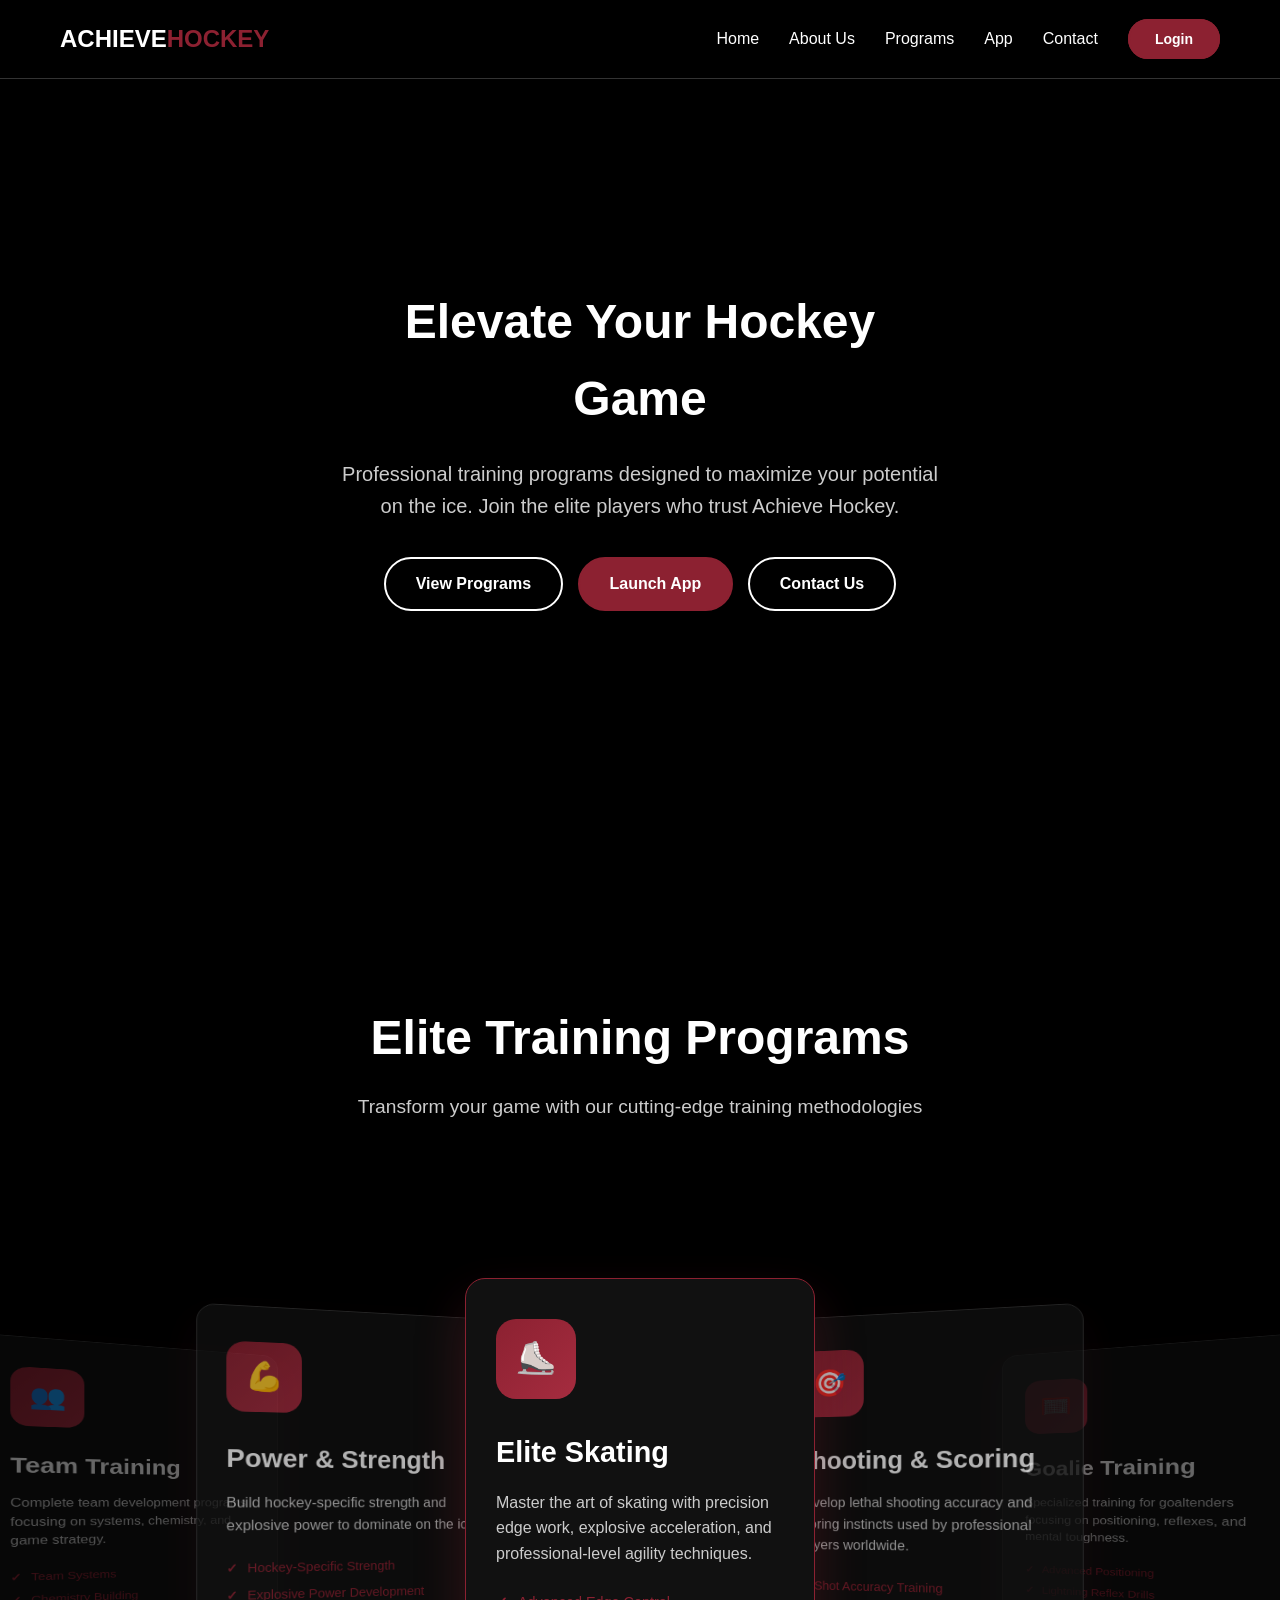
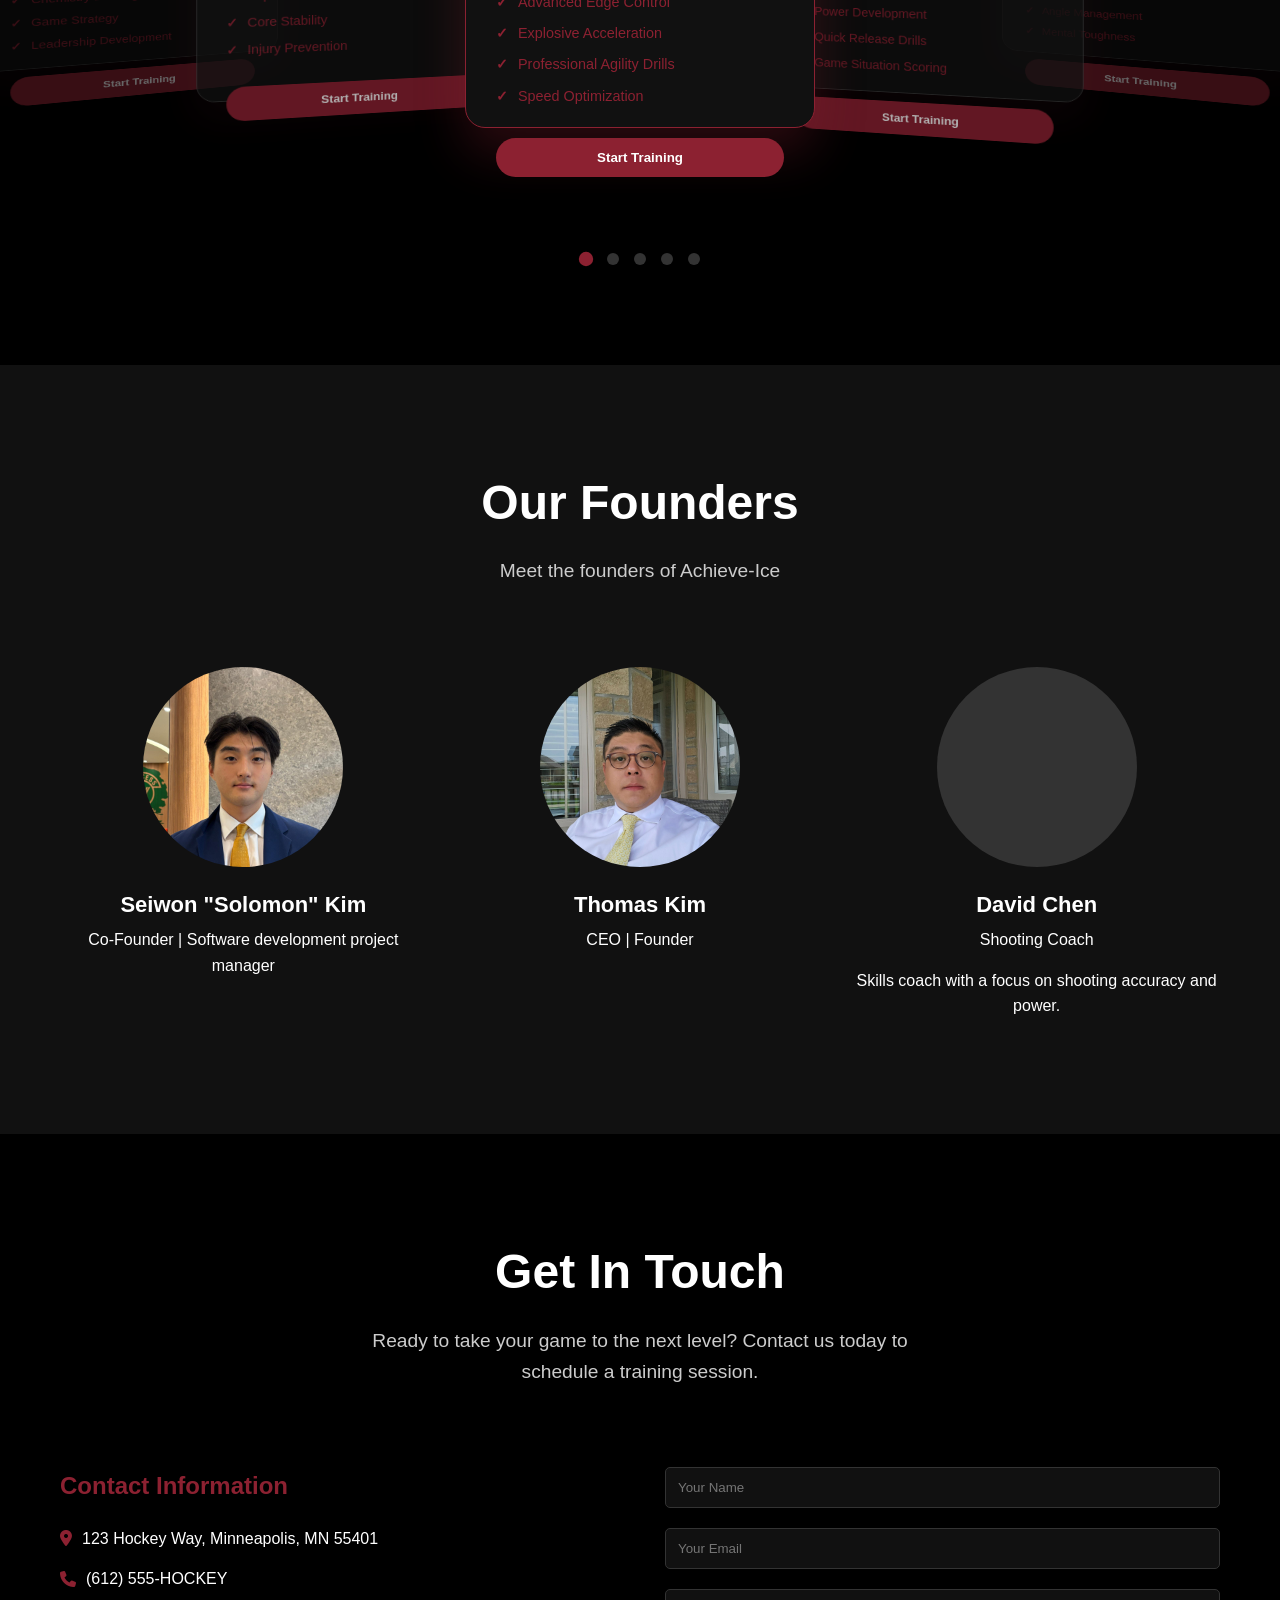
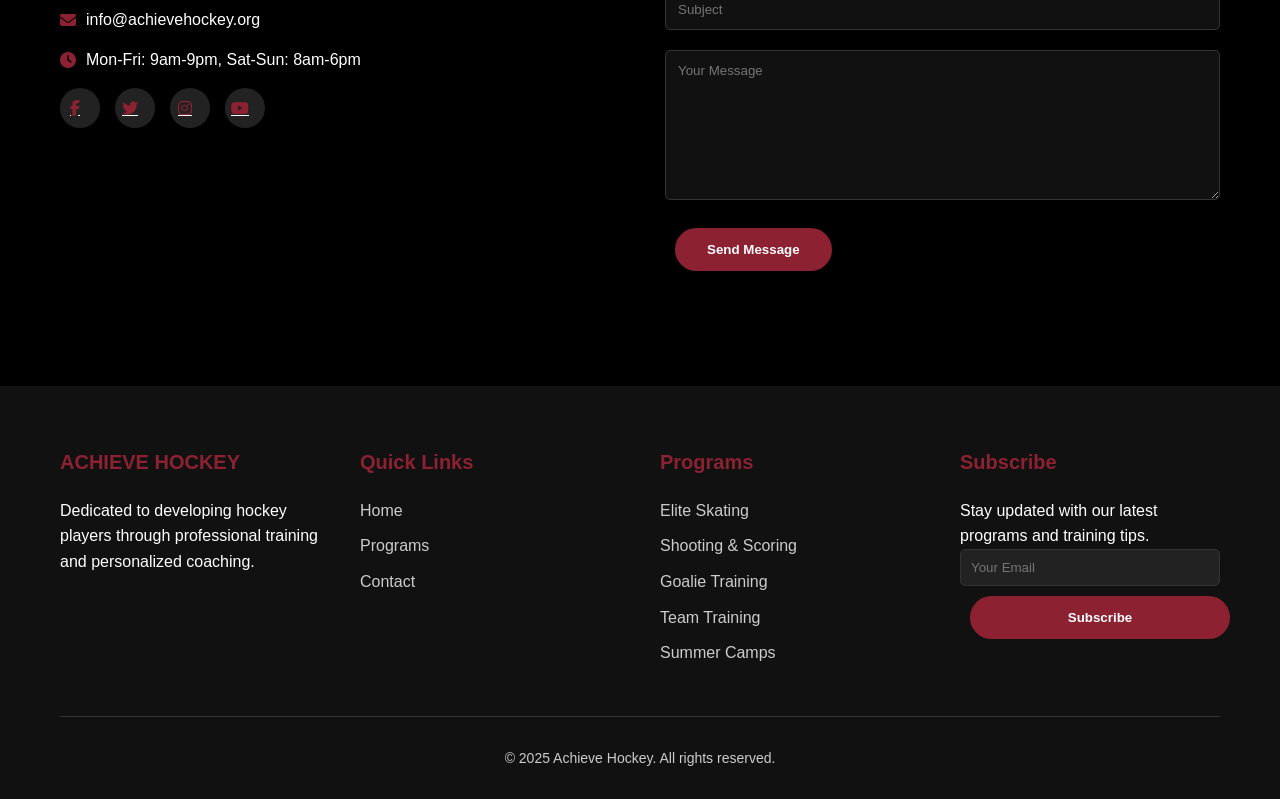
<file: index.html>
<!DOCTYPE html>
<html lang="en">
<head>
    <meta charset="UTF-8">
    <meta name="viewport" content="width=device-width, initial-scale=1.0">
    <title>Achieve Hockey | Premium Hockey Training</title>
    <link rel="stylesheet" href="https://cdnjs.cloudflare.com/ajax/libs/font-awesome/6.4.0/css/all.min.css">
    <link rel="stylesheet" href="index.css">
</head>
<body>
    <!-- Header -->
    <header>
        <div class="container header-container">
            <a href="#" class="logo">ACHIEVE<span>HOCKEY</span></a>
            <button class="mobile-menu-btn">
                <i class="fas fa-bars"></i>
            </button>
            <nav>
                <ul>
                    <li><a href="#home">Home</a></li>
                    <li><a href="about/about.html">About Us</a></li>
                    <li><a href="#programs">Programs</a></li>
                  
                    <li><a href="app/app.html">App</a></li>
                    <li><a href="#contact">Contact</a></li>
                    <li class="mobile-login"><a href="login/login.html" class="btn-login">Login</a></li>
                </ul>
                
            </nav>
    
    </header>

    <!-- Hero Section -->
    <section class="hero" id="home">
        <video class="hero-video" autoplay muted loop playsinline>
      <source src="https://escex07qwkvrz1em.public.blob.vercel-storage.com/video.mp4" type="video/mp4">
      Your browser does not support the video tag.
    </video>
        <div class="container">
          
            <div class="hero-content">
                <h1>Elevate Your Hockey Game</h1>
                <p>Professional training programs designed to maximize your potential on the ice. Join the elite players who trust Achieve Hockey.</p>
                <a href="#programs" class="btn btn-outline">View Programs</a>
                <a href="app/app.html" class="btn">Launch App</a>
                <a href="#contact" class="btn btn-outline">Contact Us</a>
                
            </div>
        </div>
    </section>

    <!-- Programs Section -->
   <section class="programs-section" id="programs">
        <div class="container">
            <div class="section-title">
                <h2>Elite Training Programs</h2>
                <p>Transform your game with our cutting-edge training methodologies</p>
            </div>

            <div class="programs-stack">
                <!-- Elite Skating -->
                <div class="program-card active" data-index="0">
                    <div>
                        <div class="program-icon">⛸️</div>
                        <h3>Elite Skating</h3>
                        <p>Master the art of skating with precision edge work, explosive acceleration, and professional-level agility techniques.</p>
                        <ul class="program-features">
                            <li>Advanced Edge Control</li>
                            <li>Explosive Acceleration</li>
                            <li>Professional Agility Drills</li>
                            <li>Speed Optimization</li>
                        </ul>
                    </div>
                    <button class="program-btn">Start Training</button>
                </div>

                <!-- Shooting & Scoring -->
                <div class="program-card right" data-index="1">
                    <div>
                        <div class="program-icon">🎯</div>
                        <h3>Shooting & Scoring</h3>
                        <p>Develop lethal shooting accuracy and scoring instincts used by professional players worldwide.</p>
                        <ul class="program-features">
                            <li>Shot Accuracy Training</li>
                            <li>Power Development</li>
                            <li>Quick Release Drills</li>
                            <li>Game Situation Scoring</li>
                        </ul>
                    </div>
                    <button class="program-btn">Start Training</button>
                </div>

                <!-- Goalie Training -->
                <div class="program-card far-right" data-index="2">
                    <div>
                        <div class="program-icon">🥅</div>
                        <h3>Goalie Training</h3>
                        <p>Specialized training for goaltenders focusing on positioning, reflexes, and mental toughness.</p>
                        <ul class="program-features">
                            <li>Advanced Positioning</li>
                            <li>Lightning Reflex Drills</li>
                            <li>Angle Management</li>
                            <li>Mental Toughness</li>
                        </ul>
                    </div>
                    <button class="program-btn">Start Training</button>
                </div>

                <!-- Power & Strength -->
                <div class="program-card left" data-index="3">
                    <div>
                        <div class="program-icon">💪</div>
                        <h3>Power & Strength</h3>
                        <p>Build hockey-specific strength and explosive power to dominate on the ice.</p>
                        <ul class="program-features">
                            <li>Hockey-Specific Strength</li>
                            <li>Explosive Power Development</li>
                            <li>Core Stability</li>
                            <li>Injury Prevention</li>
                        </ul>
                    </div>
                    <button class="program-btn">Start Training</button>
                </div>

                <!-- Team Training -->
                <div class="program-card far-left" data-index="4">
                    <div>
                        <div class="program-icon">👥</div>
                        <h3>Team Training</h3>
                        <p>Complete team development programs focusing on systems, chemistry, and game strategy.</p>
                        <ul class="program-features">
                            <li>Team Systems</li>
                            <li>Chemistry Building</li>
                            <li>Game Strategy</li>
                            <li>Leadership Development</li>
                        </ul>
                    </div>
                    <button class="program-btn">Start Training</button>
                </div>
            </div>

            <div class="program-nav">
                <div class="nav-dot active" data-nav="0"></div>
                <div class="nav-dot" data-nav="1"></div>
                <div class="nav-dot" data-nav="2"></div>
                <div class="nav-dot" data-nav="3"></div>
                <div class="nav-dot" data-nav="4"></div>
            </div>
        </div>
    </section>
    <!-- Coaches Section -->
    <section id="coaches" style="background-color: #111;">
        <div class="container">
            <div class="section-title">
                <h2>Our Founders</h2>
                <p>Meet the founders of Achieve-Ice</p>
            </div>
            <div class="coaches-grid">
                <div class="coach-card">
                    <div class="coach-img" style="background-image: url(sources/founders/Solomon.jpg);"></div>
                    <h3>Seiwon "Solomon" Kim</h3>
                    <p style="color: white;">Co-Founder | Software development project manager</p>
               
                </div>
                <div class="coach-card" >
                    <div class="coach-img" style="background-image: url(sources/founders/Thomas.jpg);"></div>
                    <h3>Thomas Kim</h3>
                    <p style="color:white">CEO | Founder</p>
                  
                </div>
                <div class="coach-card">
                    <div class="coach-img" style="background-image: url('https://images.unsplash.com/photo-1545167622-3a6ac756afa4?ixlib=rb-4.0.3&ixid=M3wxMjA3fDB8MHxwaG90by1wYWdlfHx8fGVufDB8fHx8fA%3D%3D&auto=format&fit=crop&w=1456&q=80');"></div>
                    <h3>David Chen</h3>
                    <p style="color:white;">Shooting Coach</p>
                    <p style="color:white;">Skills coach with a focus on shooting accuracy and power.</p>
                </div>
            </div>
        </div>
    </section>

    <!-- Testimonials Section -->
    <!--<section id="testimonials" class="testimonials">
        <div class="container">
            <div class="section-title">
                <h2>Success Stories</h2>
                <p>Hear from players who have transformed their game with Achieve Hockey.</p>
            </div>
            <div class="testimonial-slider">
                <div class="testimonial">
                    <p>"The training at Achieve Hockey completely changed my game. My skating improved dramatically and I earned a scholarship to play college hockey."</p>
                    <h4>James Peterson</h4>
                    <p>NCAA Division I Player</p>
                </div>
            </div>
        </div>
    </section>
-->

    <!-- Contact Section -->
    <section id="contact">
        <div class="container">
            <div class="section-title">
                <h2>Get In Touch</h2>
                <p>Ready to take your game to the next level? Contact us today to schedule a training session.</p>
            </div>
            <div class="contact-container">
                <div class="contact-info">
                    <h3>Contact Information</h3>
                    <p><i class="fas fa-map-marker-alt"></i> 123 Hockey Way, Minneapolis, MN 55401</p>
                    <p><i class="fas fa-phone"></i> (612) 555-HOCKEY</p>
                    <p><i class="fas fa-envelope"></i> info@achievehockey.org</p>
                    <p><i class="fas fa-clock"></i> Mon-Fri: 9am-9pm, Sat-Sun: 8am-6pm</p>
                    <div class="social-links">
                        <a href="#"><i class="fab fa-facebook-f"></i></a>
                        <a href="#"><i class="fab fa-twitter"></i></a>
                        <a href="#"><i class="fab fa-instagram"></i></a>
                        <a href="#"><i class="fab fa-youtube"></i></a>
                    </div>
                </div>
                <div class="contact-form">
                    <form>
                        <input type="text" placeholder="Your Name" required>
                        <input type="email" placeholder="Your Email" required>
                        <input type="text" placeholder="Subject" required>
                        <textarea placeholder="Your Message" required></textarea>
                        <button type="submit" class="btn">Send Message</button>
                    </form>
                </div>
            </div>
        </div>
    </section>

    <!-- Footer -->
    <footer>
        <div class="container">
            <div class="footer-container">
                <div class="footer-col">
                    <h3>ACHIEVE HOCKEY</h3>
                    <p>Dedicated to developing hockey players through professional training and personalized coaching.</p>
                </div>
                <div class="footer-col">
                    <h3>Quick Links</h3>
                    <ul>
                        <li><a href="#home">Home</a></li>
                        <li><a href="#programs">Programs</a></li>
                        
                        
                        <li><a href="#contact">Contact</a></li>
                    </ul>
                </div>
                <div class="footer-col">
                    <h3>Programs</h3>
                    <ul>
                        <li><a href="#">Elite Skating</a></li>
                        <li><a href="#">Shooting & Scoring</a></li>
                        <li><a href="#">Goalie Training</a></li>
                        <li><a href="#">Team Training</a></li>
                        <li><a href="#">Summer Camps</a></li>
                    </ul>
                </div>
                <div class="footer-col">
                    <h3>Subscribe</h3>
                    <p>Stay updated with our latest programs and training tips.</p>
                    <form>
                        <input type="email" placeholder="Your Email" style="width: 100%; padding: 10px; margin-bottom: 10px; background: #222; border: 1px solid #333; color: #fff; border-radius: 5px;">
                        <button type="submit" class="btn" style="width: 100%;">Subscribe</button>
                    </form>
                </div>
            </div>
            <div class="copyright">
                <p>&copy; 2025 Achieve Hockey. All rights reserved.</p>
            </div>
        </div>
    </footer>

    <script>

        class ProgramsCarousel {
            constructor() {
                this.cards = document.querySelectorAll('.program-card');
                this.dots = document.querySelectorAll('.nav-dot');
                this.currentIndex = 0;
                this.totalCards = this.cards.length;
                
                this.init();
            }

            init() {
                // Add click events to dots
                this.dots.forEach((dot, index) => {
                    dot.addEventListener('click', () => {
                        this.setActiveCard(index);
                    });
                });

                // Add click events to cards
                this.cards.forEach((card, index) => {
                    card.addEventListener('click', (e) => {
                        if (!e.target.classList.contains('program-btn')) {
                            this.setActiveCard(index);
                        }
                    });
                });

                // Add swipe support for mobile
                this.addSwipeSupport();
            }

            setActiveCard(index) {
                this.currentIndex = index;
                
                // Update cards
                this.cards.forEach((card, i) => {
                    card.classList.remove('active', 'left', 'right', 'far-left', 'far-right');
                    
                    if (i === index) {
                        card.classList.add('active');
                    } else if (i === (index - 1 + this.totalCards) % this.totalCards) {
                        card.classList.add('left');
                    } else if (i === (index + 1) % this.totalCards) {
                        card.classList.add('right');
                    } else if (i === (index - 2 + this.totalCards) % this.totalCards) {
                        card.classList.add('far-left');
                    } else if (i === (index + 2) % this.totalCards) {
                        card.classList.add('far-right');
                    }
                });

                // Update dots
                this.dots.forEach((dot, i) => {
                    dot.classList.toggle('active', i === index);
                });
            }

            addSwipeSupport() {
                let startX = 0;
                let endX = 0;

                this.cards[0].parentElement.addEventListener('touchstart', (e) => {
                    startX = e.changedTouches[0].screenX;
                });

                this.cards[0].parentElement.addEventListener('touchend', (e) => {
                    endX = e.changedTouches[0].screenX;
                    this.handleSwipe(startX, endX);
                });
            }

            handleSwipe(startX, endX) {
                const swipeThreshold = 50;
                const diff = startX - endX;

                if (Math.abs(diff) > swipeThreshold) {
                    if (diff > 0) {
                        // Swipe left - next card
                        this.setActiveCard((this.currentIndex + 1) % this.totalCards);
                    } else {
                        // Swipe right - previous card
                        this.setActiveCard((this.currentIndex - 1 + this.totalCards) % this.totalCards);
                    }
                }
            }
        }

        // Initialize the carousel when page loads
        document.addEventListener('DOMContentLoaded', () => {
            new ProgramsCarousel();
        });
        // Mobile Menu Toggle
        document.querySelector('.mobile-menu-btn').addEventListener('click', function() {
            document.querySelector('nav ul').classList.toggle('show');
        });
        // Reset animation on page load for smoother effect
window.addEventListener('load', function() {
    const heroContent = document.querySelector('.hero-content');
    heroContent.style.animation = 'none';
    setTimeout(() => {
        heroContent.style.animation = '';
    }, 10);
});
        // Smooth Scrolling
        document.querySelectorAll('a[href^="#"]').forEach(anchor => {
            anchor.addEventListener('click', function (e) {
                e.preventDefault();
                
                const targetId = this.getAttribute('href');
                if(targetId === '#') return;
                
                const targetElement = document.querySelector(targetId);
                if(targetElement) {
                    window.scrollTo({
                        top: targetElement.offsetTop - 80,
                        behavior: 'smooth'
                    });
                    
                    // Close mobile menu after clicking a link
                    if(window.innerWidth <= 768) {
                        document.querySelector('nav ul').classList.remove('show');
                    }
                }
            });
        });
    </script>
</body>
</html>
</file>
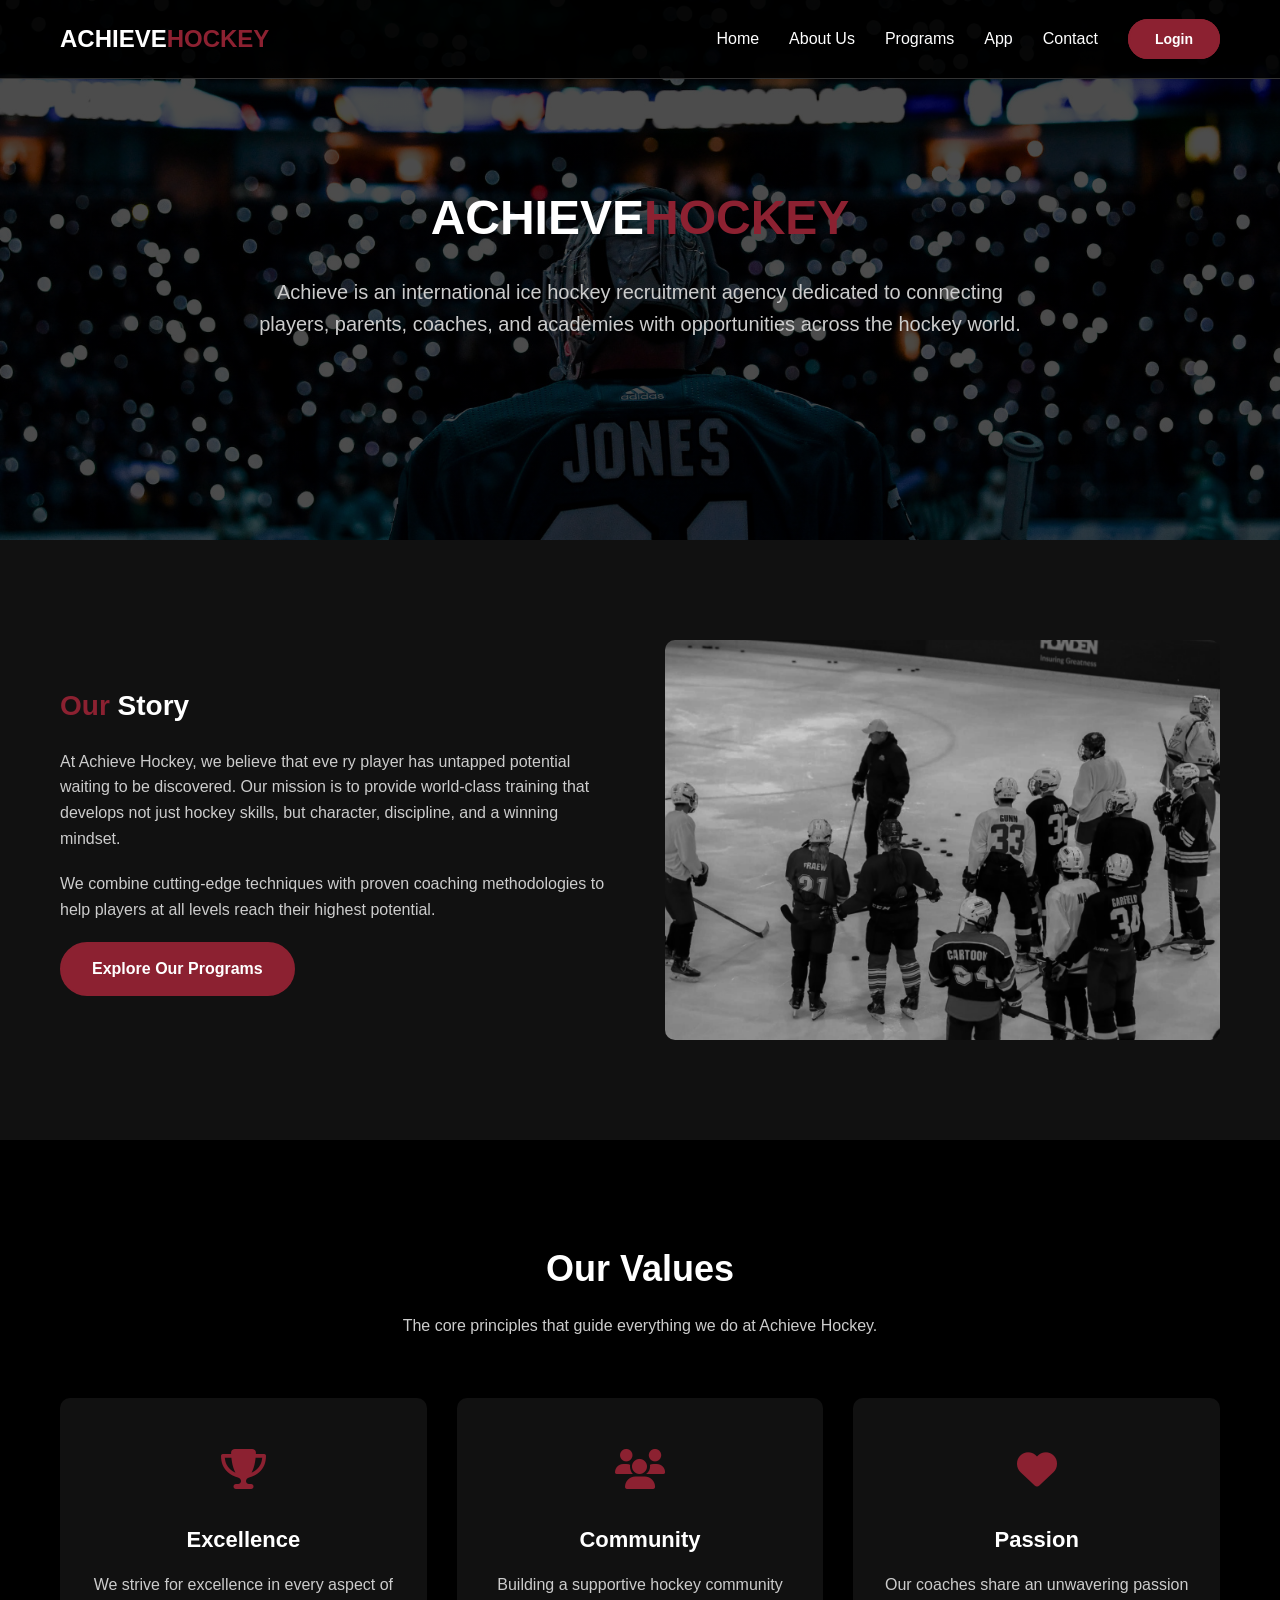
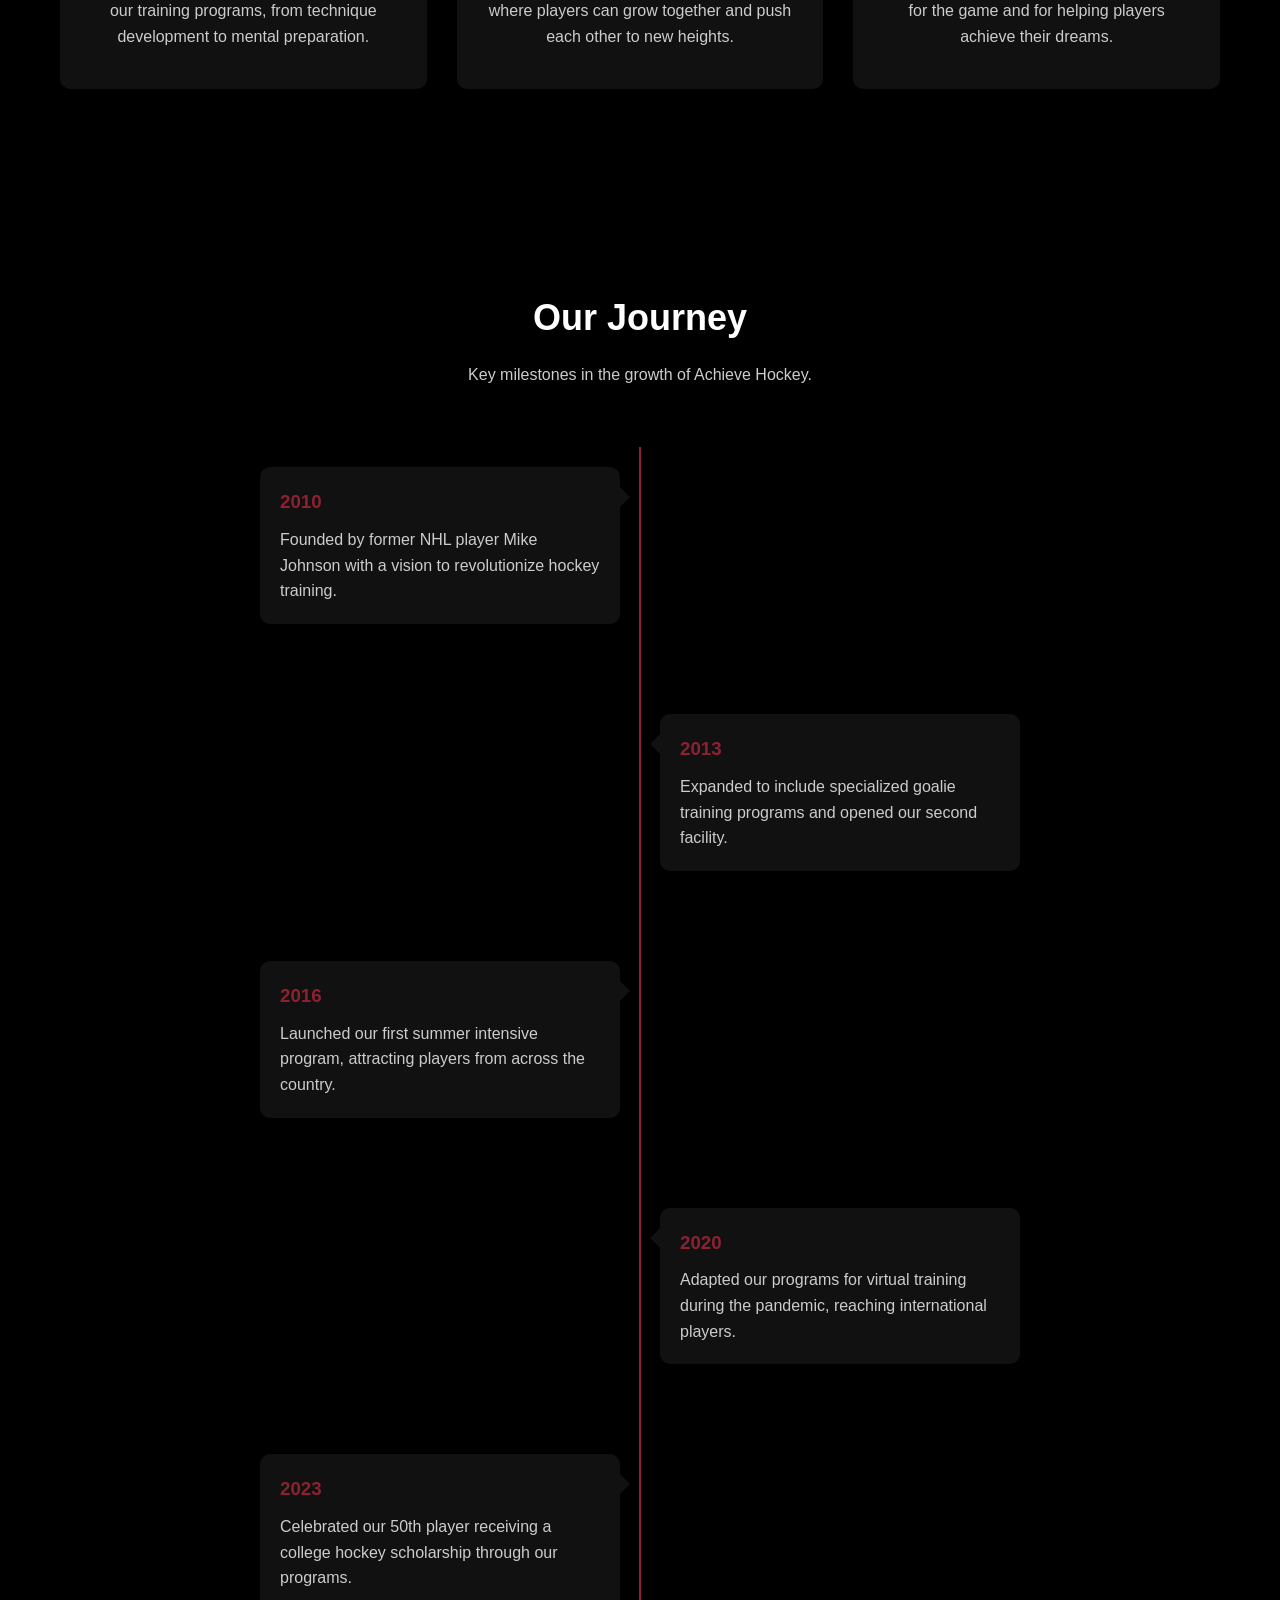
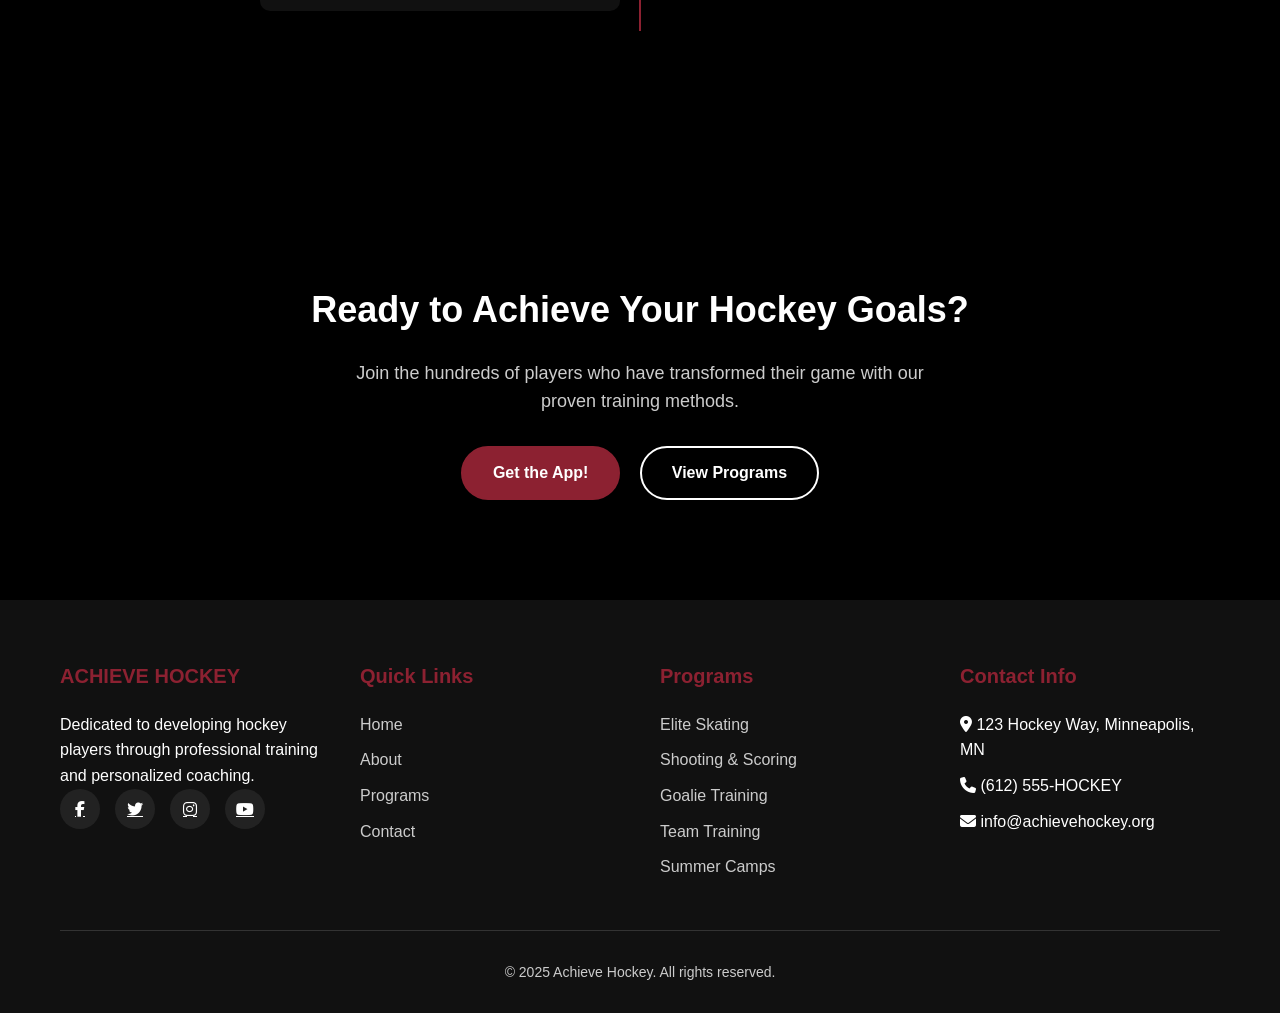
<file: about/about.html>
<!DOCTYPE html>
<html lang="en">
<head>
    <meta charset="UTF-8">
    <meta name="viewport" content="width=device-width, initial-scale=1.0">
    <title>About Us - Achieve Hockey | Premium Hockey Training</title>
    <link rel="stylesheet" href="https://cdnjs.cloudflare.com/ajax/libs/font-awesome/6.4.0/css/all.min.css">
    <link rel="stylesheet" href="about.css">
</head>
<body>
    <!-- Header -->
    <header>
        <div class="container header-container">
            <a href="#" class="logo">ACHIEVE<span>HOCKEY</span></a>
            <button class="mobile-menu-btn">
                <i class="fas fa-bars"></i>
            </button>
            <nav>
                <ul>
                    <li><a href="../index.html">Home</a></li>
                    <li><a href="about.html" class="active">About Us</a></li>
                    <li><a href="../index.html#programs">Programs</a></li>
                 
                    <li><a href="../app/app.html">App</a></li>
                    <li><a href="../index.html#contact">Contact</a></li>
                    <li class="mobile-login"><a href="../login/login.html" class="btn-login">Login</a></li>
                </ul>
            </nav>
        </div>
    </header>

    <!-- About Hero Section -->
  <!-- About Hero Section -->
<section class="about-hero">
    <div class="container">
        <div class="about-hero-content">
             <h1>ACHIEVE<span style="color: #8C2131;">HOCKEY</span> </h1>
            <p>Achieve is an international ice hockey recruitment agency dedicated to connecting players, parents, coaches, and academies with opportunities across the hockey world.</p>
        </div>
    </div>
</section>

    <!-- Mission Section -->
    <section class="mission">
        <div class="container">
            <div class="mission-content">
                <div class="mission-text">
                    <h3>Our <span style="color:white;">Story</span></h3>
                    <p>At Achieve Hockey, we believe that eve   ry player has untapped potential waiting to be discovered. Our mission is to provide world-class training that develops not just hockey skills, but character, discipline, and a winning mindset.</p>
                    <p>We combine cutting-edge techniques with proven coaching methodologies to help players at all levels reach their highest potential.</p>
                    <a href="../index.html#programs" class="btn">Explore Our Programs</a>
                </div>
                <div class="mission-image">
                    <img src="../sources/background.png">
            </div>
        </div>
    </section>

    <!-- Values Section -->
    <section>
        <div class="container">
            <div class="section-title">
                <h2>Our Values</h2>
                <p>The core principles that guide everything we do at Achieve Hockey.</p>
            </div>
            <div class="values-grid">
                <div class="value-card">
                    <div class="value-icon">
                        <i class="fas fa-trophy"></i>
                    </div>
                    <h3>Excellence</h3>
                    <p>We strive for excellence in every aspect of our training programs, from technique development to mental preparation.</p>
                </div>
                <div class="value-card">
                    <div class="value-icon">
                        <i class="fas fa-users"></i>
                    </div>
                    <h3>Community</h3>
                    <p>Building a supportive hockey community where players can grow together and push each other to new heights.</p>
                </div>
                <div class="value-card">
                    <div class="value-icon">
                        <i class="fas fa-heart"></i>
                    </div>
                    <h3>Passion</h3>
                    <p>Our coaches share an unwavering passion for the game and for helping players achieve their dreams.</p>
                </div>
            </div>
        </div>
    </section>

    <!-- Stats Section -->
   <!---- <section class="stats">
        <div class="container">
            <div class="section-title">
                <h2>By The Numbers</h2>
                <p>Our impact on player development over the years.</p>
            </div>
            <div class="stats-grid">
                <div class="stat-item">
                    <h3>500+</h3>
                    <p>Players Trained</p>
                </div>
                <div class="stat-item">
                    <h3>50+</h3>
                    <p>College Scholarships</p>
                </div>
                <div class="stat-item">
                    <h3>12</h3>
                    <p>Years of Excellence</p>
                </div>
                <div class="stat-item">
                    <h3>15</h3>
                    <p>Professional Coaches</p>
                </div>
            </div>
        </div>
    </section> -->

    <!-- Timeline Section -->
    <section>
        <div class="container">
            <div class="section-title">
                <h2>Our Journey</h2>
                <p>Key milestones in the growth of Achieve Hockey.</p>
            </div>
            <div class="timeline">
                <div class="timeline-item">
                    <div class="timeline-content">
                        <h3>2010</h3>
                        <p>Founded by former NHL player Mike Johnson with a vision to revolutionize hockey training.</p>
                    </div>
                </div>
                <div class="timeline-item">
                    <div class="timeline-content">
                        <h3>2013</h3>
                        <p>Expanded to include specialized goalie training programs and opened our second facility.</p>
                    </div>
                </div>
                <div class="timeline-item">
                    <div class="timeline-content">
                        <h3>2016</h3>
                        <p>Launched our first summer intensive program, attracting players from across the country.</p>
                    </div>
                </div>
                <div class="timeline-item">
                    <div class="timeline-content">
                        <h3>2020</h3>
                        <p>Adapted our programs for virtual training during the pandemic, reaching international players.</p>
                    </div>
                </div>
                <div class="timeline-item">
                    <div class="timeline-content">
                        <h3>2023</h3>
                        <p>Celebrated our 50th player receiving a college hockey scholarship through our programs.</p>
                    </div>
                </div>
            </div>
        </div>
    </section>

    <!-- CTA Section -->
    <section class="cta">
        <div class="container">
            <h2>Ready to Achieve Your Hockey Goals?</h2>
            <p>Join the hundreds of players who have transformed their game with our proven training methods.</p>
            <a href="contact.html" class="btn">Get the App!</a>
            <a href="../index.html#programs" class="btn btn-outline">View Programs</a>

        </div>
    </section>

    <!-- Footer -->
    <footer>
        <div class="container">
            <div class="footer-container">
                <div class="footer-col">
                    <h3>ACHIEVE HOCKEY</h3>
                    <p>Dedicated to developing hockey players through professional training and personalized coaching.</p>
                    <div class="social-links">
                        <a href="#"><i class="fab fa-facebook-f"></i></a>
                        <a href="#"><i class="fab fa-twitter"></i></a>
                        <a href="#"><i class="fab fa-instagram"></i></a>
                        <a href="#"><i class="fab fa-youtube"></i></a>
                    </div>
                </div>
                <div class="footer-col">
                    <h3>Quick Links</h3>
                    <ul>
                        <li><a href="../index.html">Home</a></li>
                        <li><a href="about.html">About</a></li>
                        <li><a href="../index.html#programs">Programs</a></li>
                      
                        <li><a href="../index.html3contact">Contact</a></li>
                    </ul>
                </div>
                <div class="footer-col">
                    <h3>Programs</h3>
                    <ul>
                        <li><a href="#">Elite Skating</a></li>
                        <li><a href="#">Shooting & Scoring</a></li>
                        <li><a href="#">Goalie Training</a></li>
                        <li><a href="#">Team Training</a></li>
                        <li><a href="#">Summer Camps</a></li>
                    </ul>
                </div>
                <div class="footer-col">
                    <h3>Contact Info</h3>
                    <ul>
                        <li><i class="fas fa-map-marker-alt"></i> 123 Hockey Way, Minneapolis, MN</li>
                        <li><i class="fas fa-phone"></i> (612) 555-HOCKEY</li>
                        <li><i class="fas fa-envelope"></i> info@achievehockey.org</li>
                    </ul>
                </div>
            </div>
            <div class="copyright">
                <p>&copy; 2025 Achieve Hockey. All rights reserved.</p>
            </div>
        </div>
    </footer>

    <script>
        // Mobile Menu Toggle
        document.querySelector('.mobile-menu-btn').addEventListener('click', function() {
            document.querySelector('nav ul').classList.toggle('show');
        });

        // Smooth Scrolling
        document.querySelectorAll('a[href^="#"]').forEach(anchor => {
            anchor.addEventListener('click', function (e) {
                e.preventDefault();
                
                const targetId = this.getAttribute('href');
                if(targetId === '#') return;
                
                const targetElement = document.querySelector(targetId);
                if(targetElement) {
                    window.scrollTo({
                        top: targetElement.offsetTop - 80,
                        behavior: 'smooth'
                    });
                    
                    // Close mobile menu after clicking a link
                    if(window.innerWidth <= 768) {
                        document.querySelector('nav ul').classList.remove('show');
                    }
                }
            });
        });

        // Reset animation on page load for smoother effect
        window.addEvfentListener('load', function() {
            const heroContent = document.querySelector('.about-hero-content');
            heroContent.style.animation = 'none';
            setTimeout(() => {
                heroContent.style.animation = '';
            }, 10);
        });
    </script>
</body>
</html>
</file>
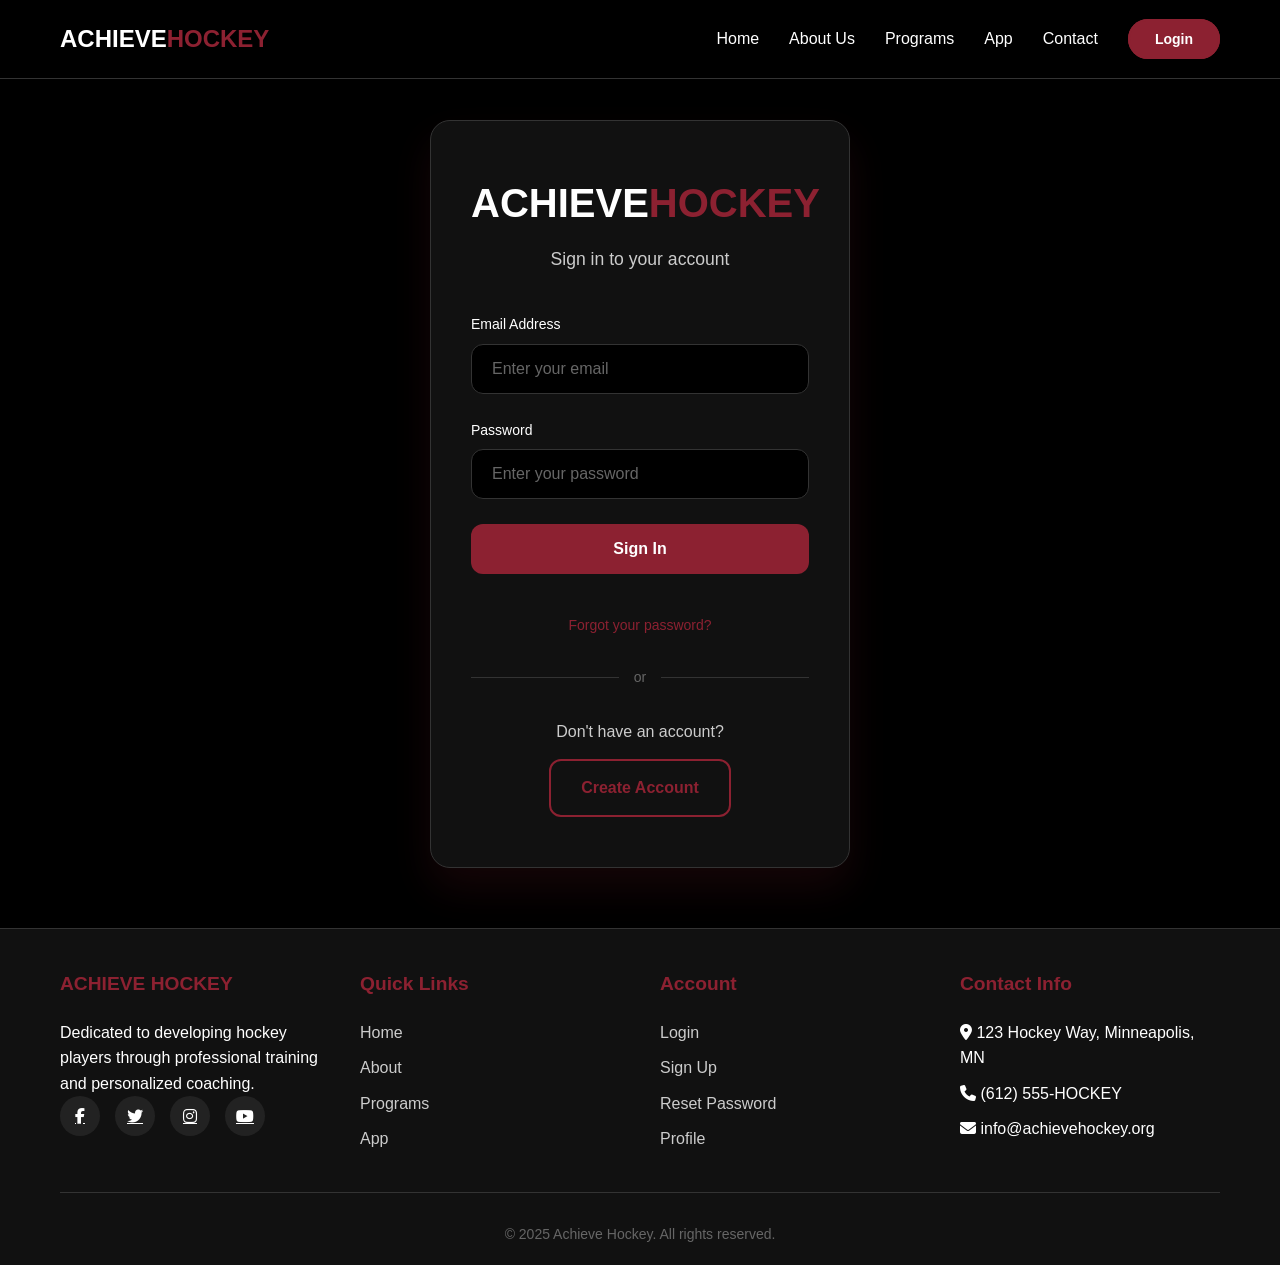
<file: login/login.html>
<!DOCTYPE html>
<html lang="en">
<head>
    <meta charset="UTF-8">
    <meta name="viewport" content="width=device-width, initial-scale=1.0">
    <title>Login - Achieve Hockey</title>
    <link rel="stylesheet" href="https://cdnjs.cloudflare.com/ajax/libs/font-awesome/6.4.0/css/all.min.css">
    <link rel="stylesheet" href="login.css">
</head>
<body>
    <!-- Header -->
    <header>
        <div class="container header-container">
            <a href="index.html" class="logo">ACHIEVE<span>HOCKEY</span></a>
            <button class="mobile-menu-btn">
                <i class="fas fa-bars"></i>
            </button>
            <nav>
                <ul>
                    <li><a href="../index.html">Home</a></li>
                    <li><a href="../about/about.html">About Us</a></li>
                    <li><a href="../index.html#programs">Programs</a></li>

                    <li><a href="../app/app.html">App</a></li>
                    <li><a href="../index.html#contact">Contact</a></li>
                    <li class="mobile-login"><a href="login.html" class="btn-login">Login</a></li>
                </ul>
            </nav>
           
        </div>
    </header>

    <!-- Login Section -->
    <section class="login-section">
        <div class="login-container">
            <div class="login-card">
                <h1 class="login-logo">ACHIEVE<span>HOCKEY</span></h1>
                <p class="login-subtitle">Sign in to your account</p>
                
                <form>
                    <div class="form-group">
                        <label for="email">Email Address</label>
                        <input type="email" id="email" class="form-control" placeholder="Enter your email" required>
                    </div>
                    
                    <div class="form-group">
                        <label for="password">Password</label>
                        <input type="password" id="password" class="form-control" placeholder="Enter your password" required>
                    </div>
                    
                    <button type="submit" class="btn-primary">Sign In</button>
                    
                    <a href="#" class="forgot-password">Forgot your password?</a>
                    
                    <div class="divider">
                        <span>or</span>
                    </div>
                    
                    <div class="signup-link">
                        <p>Don't have an account?</p>
                        <a href="../signup/signup.html" class="btn-secondary">Create Account</a>
                    </div>
                </form>
            </div>
        </div>
    </section>

    <!-- Footer -->
    <footer>
        <div class="container">
            <div class="footer-container">
                <div class="footer-col">
                    <h3>ACHIEVE HOCKEY</h3>
                    <p>Dedicated to developing hockey players through professional training and personalized coaching.</p>
                    <div class="social-links">
                        <a href="#"><i class="fab fa-facebook-f"></i></a>
                        <a href="#"><i class="fab fa-twitter"></i></a>
                        <a href="#"><i class="fab fa-instagram"></i></a>
                        <a href="#"><i class="fab fa-youtube"></i></a>
                    </div>
                </div>
                <div class="footer-col">
                    <h3>Quick Links</h3>
                    <ul>
                        <li><a href="../index.html">Home</a></li>
                        <li><a href="../about/about.html">About</a></li>
                        <li><a href="../index.html#program">Programs</a></li>
               
                        <li><a href="../app/app.html">App</a></li>
                    </ul>
                </div>
                <div class="footer-col">
                    <h3>Account</h3>
                    <ul>
                        <li><a href="login.html">Login</a></li>
                        <li><a href="../signup/signup.html">Sign Up</a></li>
                        <li><a href="#">Reset Password</a></li>
                        <li><a href="#">Profile</a></li>
                    </ul>
                </div>
                <div class="footer-col">
                    <h3>Contact Info</h3>
                    <ul>
                        <li><i class="fas fa-map-marker-alt"></i> 123 Hockey Way, Minneapolis, MN</li>
                        <li><i class="fas fa-phone"></i> (612) 555-HOCKEY</li>
                        <li><i class="fas fa-envelope"></i> info@achievehockey.org</li>
                    </ul>
                </div>
            </div>
            <div class="copyright">
                <p>&copy; 2025 Achieve Hockey. All rights reserved.</p>
            </div>
        </div>
    </footer>

    <script>
        // Mobile Menu Toggle
        document.querySelector('.mobile-menu-btn').addEventListener('click', function() {
            document.querySelector('nav ul').classList.toggle('show');
        });

        // Reset animation on page load
        window.addEventListener('load', function() {
            const loginCard = document.querySelector('.login-card');
            loginCard.style.animation = 'none';
            setTimeout(() => {
                loginCard.style.animation = '';
            }, 10);
        });
    </script>
</body>
</html>
</file>
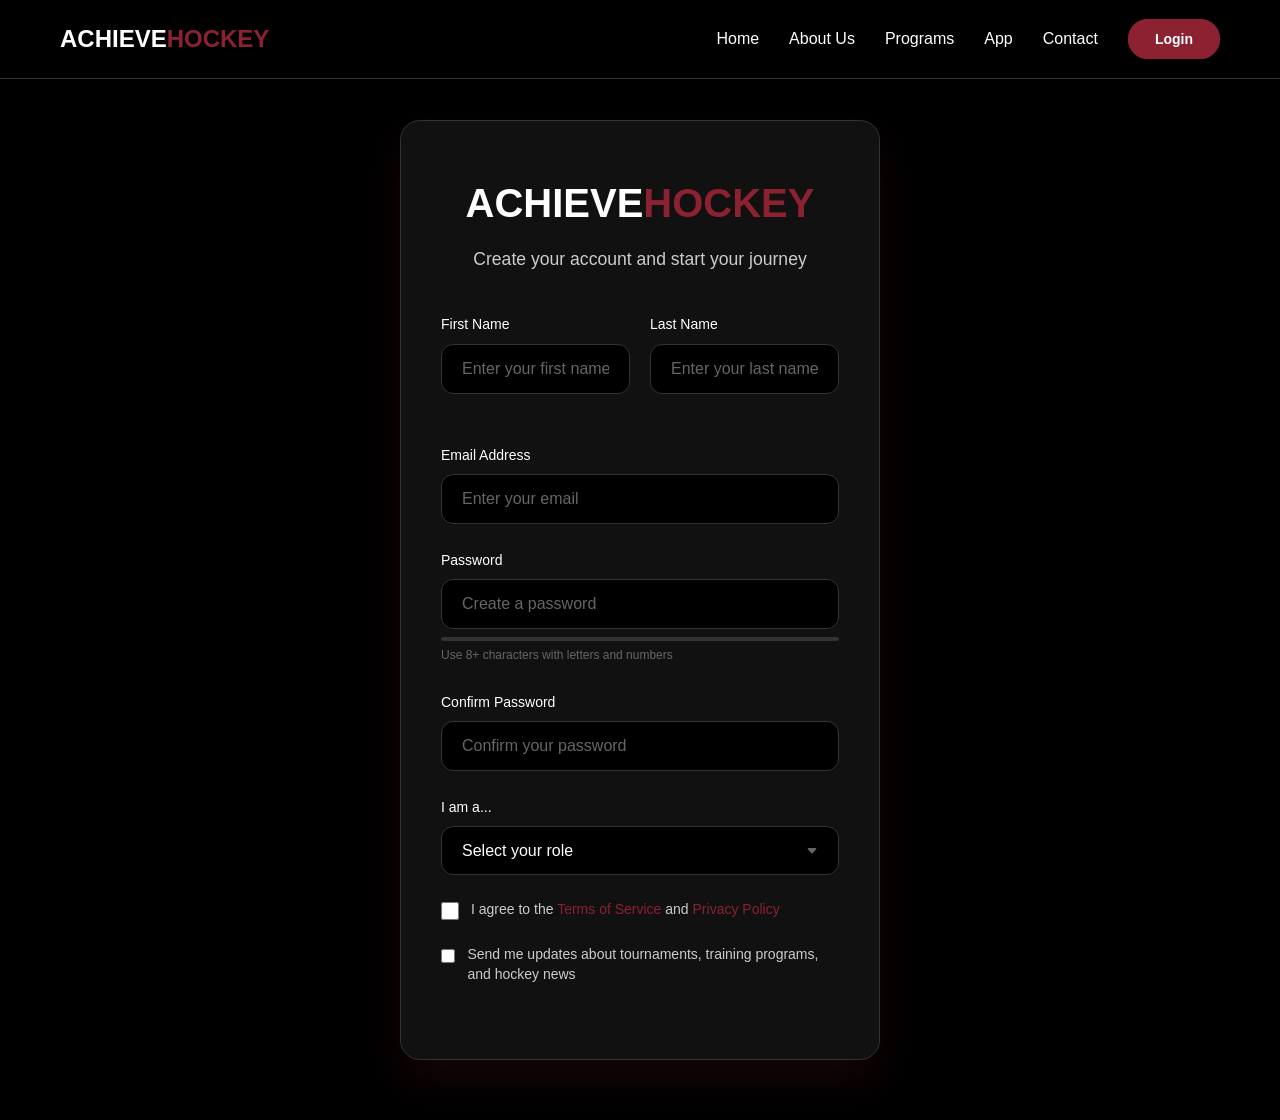
<file: signup/signup.html>
<!DOCTYPE html>
<html lang="en">
<head>
    <meta charset="UTF-8">
    <meta name="viewport" content="width=device-width, initial-scale=1.0">
    <title>Sign Up - Achieve Hockey</title>
    <link rel="stylesheet" href="https://cdnjs.cloudflare.com/ajax/libs/font-awesome/6.4.0/css/all.min.css">
    <link rel="stylesheet" href="signup.css">
</head>
<body>
    <!-- Header -->
    <header>
        <div class="container header-container">
            <a href="index.html" class="logo">ACHIEVE<span>HOCKEY</span></a>
            <button class="mobile-menu-btn">
                <i class="fas fa-bars"></i>
            </button>
            <nav>
                <ul>
                    <li><a href="../index.html">Home</a></li>
                    <li><a href="../about/about.html">About Us</a></li>
                    <li><a href="../index.html#programs">Programs</a></li>
                
                    <li><a href="../app/app.html">App</a></li>
                    <li><a href="../index.html#contact">Contact</a></li>
                    <li class="mobile-login"><a href="../login/login.html" class="btn-login">Login</a></li>
                </ul>
            </nav>
          
        </div>
    </header>

    <!-- Signup Section -->
    <section class="signup-section">
        <div class="signup-container">
            <div class="signup-card">
                <h1 class="signup-logo">ACHIEVE<span>HOCKEY</span></h1>
                <p class="signup-subtitle">Create your account and start your journey</p>
                
                <form id="signupForm">
                    <div class="form-row">
                        <div class="form-group">
                            <label for="firstName">First Name</label>
                            <input type="text" id="firstName" class="form-control" placeholder="Enter your first name" required>
                        </div>
                        
                        <div class="form-group">
                            <label for="lastName">Last Name</label>
                            <input type="text" id="lastName" class="form-control" placeholder="Enter your last name" required>
                        </div>
                    </div>
                    
                    <div class="form-group">
                        <label for="email">Email Address</label>
                        <input type="email" id="email" class="form-control" placeholder="Enter your email" required>
                    </div>
                    
                    <div class="form-group">
                        <label for="password">Password</label>
                        <input type="password" id="password" class="form-control" placeholder="Create a password" required>
                        <div class="password-strength">
                            <div class="strength-bar" id="passwordStrength"></div>
                        </div>
                        <div class="password-hint">Use 8+ characters with letters and numbers</div>
                    </div>
                    
                    <div class="form-group">
                        <label for="confirmPassword">Confirm Password</label>
                        <input type="password" id="confirmPassword" class="form-control" placeholder="Confirm your password" required>
                    </div>
                    
                    <div class="form-group">
                        <label for="userType">I am a...</label>
                        <select id="userType" class="form-control" required>
                            <option value="">Select your role</option>
                            <option value="player">Player</option>
                            <option value="parent">Parent/Guardian</option>
                            <option value="coach">Coach</option>
                            <option value="trainer">Trainer</option>
                            <option value="other">Other</option>
                        </select>
                    </div>
                    
                    <div class="checkbox-group">
                        <input type="checkbox" id="terms" required>
                        <label for="terms">
                            I agree to the <a href="#">Terms of Service</a> and <a href="#">Privacy Policy</a>
                        </label>
                    </div>
                    
                    <div class="checkbox-group">
                        <input type="checkbox" id="newsletter">
                        <label for="newsletter">
                            Send me updates about tournaments, training programs, and hockey news
                        </label>
                    </div>
</file>
<file: index.css>
* {
            margin: 0;
            padding: 0;
            box-sizing: border-box;
            font-family: -apple-system, BlinkMacSystemFont, 'Segoe UI', Roboto, Oxygen, Ubuntu, Cantarell, 'Open Sans', 'Helvetica Neue', sans-serif;
        }

        body {
            background-color: #000;
            color: #fff;
            line-height: 1.6;
        }

        .container {
            max-width: 1200px;
            margin: 0 auto;
            padding: 0 20px;
            justify-content: center ;
            justify-items: center;
        }

        /* Header Styles */
        header {
            background-color: rgba(0, 0, 0, 0.9);
            position: fixed;
            width: 100%;
            z-index: 1000;
            padding: 20px 0;
            border-bottom: 1px solid #333;
        }

        .header-container {
            display: flex;
            justify-content: space-between;
            align-items: center;
        }

        .logo {
            font-size: 24px;
            font-weight: 700;
            color: #fff;
            text-decoration: none;
        }

        .logo span {
            color: #8C2131;
        }

        nav ul {
            display: flex;
            list-style: none;
        }

        nav ul li {
            margin-left: 30px;
        }

        nav ul li a {
            color: #fff;
            text-decoration: none;
            font-weight: 500;
            transition: color 0.3s;
            font-size: 16px;
        }

        nav ul li a:hover {
            color: #8C2131;
        }

        .mobile-menu-btn {
            display: none;
            background: none;
            border: none;
            color: #fff;
            font-size: 24px;
            cursor: pointer;
        }


            .btn-login {
                background-color:#8C2131;
                color: #fff;
                padding: 10px 25px;
                border-radius: 25px;
                text-decoration: none;
                font-weight: 600;
                font-size: 14px;
                transition: all 0.3s;
                border: 2px solid #8C2131;
            }

            .btn-login:hover {
                background-color: transparent;
                color: #8C2131;
            }


        /* Hero Section */
        .hero {
    height: 100vh;
    display: flex;
    align-items: center;
    position: relative;
    overflow: hidden;
}
        .hero-content {
            max-width: 600px;
            align-items: center;
            justify-content: center;
            text-align: center;
       
        }
     
        .hero-video {
    position: absolute;
    top: 0;
    left: 0;
    width: 100%;
    height: 100%;
    object-fit: cover;
    z-index: -1;
}

.hero::after {
    content: '';
    position: absolute;
    top: 0;
    left: 0;
    width: 100%;
    height: 100%;
    background: rgba(0, 0, 0, 0.6);
    z-index: -1;
}

        .hero h1 {
            font-size: 48px;
            margin-bottom: 20px;
            font-weight: 700;
        }

        .hero p {
            font-size: 20px;
            margin-bottom: 30px;
            color: #ccc;
        }

        .btn {
            display: inline-block;
            background-color: #8C2131;
            color: #fff;
            padding: 12px 30px;
            border-radius: 30px;
            text-decoration: none;
            font-weight: 600;
            transition: all 0.3s;
            border: 2px solid #8C2131;
            justify-self: center;
            margin: 0px 10px 15px 10px;
        }

        .btn:hover {
            background-color: transparent;
            color: #8C2131;
        }

        .btn-outline {
            background-color: transparent;
            border: 2px solid #fff;
            margin-left: 15px;
        }

        .btn-outline:hover {
            background-color: #fff;
            color: #000;
        }


        /*animations*/
        /* Text animation styles */
          .hero-content h1,
          .hero-content p,
          .hero-content .btn {
              opacity: 0;
              transform: translateY(30px);
              animation: fadeInUp 0.8s ease forwards;
          }

          .hero-content h1 {
              animation-delay: 0.3s;
          }

          .hero-content p {
              animation-delay: 0.6s;  
          }

          .hero-content .btn {
              animation-delay: 0.9s;
              margin: 5px;
          }

          .hero-content .btn-outline {
              animation-delay: 1.1s;
          }

          @keyframes fadeInUp {
              to {
                  opacity: 1;
                  transform: translateY(0);
              }
          }

        /* Sections */
        section {
            padding: 100px 0;
        }

        .section-title {
            text-align: center;
            margin-bottom: 60px;
        }

        .section-title h2 {
            font-size: 36px;
            font-weight: 700;
            margin-bottom: 15px;
        }

        .section-title p {
            color: #ccc;
            max-width: 600px;
            margin: 0 auto;
        }

        /* Programs Section */
 .programs-section {
            padding: 100px 0;
            background: #000;
            position: relative;
            overflow: hidden;
        }

        .section-title {
            text-align: center;
            margin-bottom: 80px;
        }

        .section-title h2 {
            font-size: 3rem;
            font-weight: 700;
            color: #fff;
            margin-bottom: 15px;
        }

        .section-title p {
            color: #ccc;
            font-size: 1.2rem;
            max-width: 600px;
            margin: 0 auto;
        }

        /* Interactive Card Stack */
        .programs-stack {
            position: relative;
            height: 600px;
            max-width: 1200px;
            margin: 0 auto;
            perspective: 1000px;
              display: flex;
        justify-content: center;
        align-items: center;
        }

        .program-card {
            position: absolute;
            width: 350px;
            height: 450px;
            background: #111;
            border-radius: 20px;
            border: 1px solid #333;
            padding: 40px 30px;
            cursor: pointer;
            transition: all 0.5s cubic-bezier(0.25, 0.46, 0.45, 0.94);
            box-shadow: 0 20px 40px rgba(140, 33, 49, 0.1);
            display: flex;
            flex-direction: column;
            justify-content: space-between;
        }

        .program-card.active {
            transform: translateX(0) scale(1) rotateY(0deg) !important;
            z-index: 10;
            border-color: #8C2131;
            box-shadow: 0 25px 50px rgba(140, 33, 49, 0.3);
        }

        .program-card.left {
            transform: translateX(-280px) scale(0.85) rotateY(15deg);
            z-index: 3;
            opacity: 0.7;
        }

        .program-card.right {
            transform: translateX(280px) scale(0.85) rotateY(-15deg);
            z-index: 3;
            opacity: 0.7;
        }

        .program-card.far-left {
            transform: translateX(-500px) scale(0.7) rotateY(25deg);
            z-index: 1;
            opacity: 0.4;
        }

        .program-card.far-right {
            transform: translateX(500px) scale(0.7) rotateY(-25deg);
            z-index: 1;
            opacity: 0.4;
        }

        .program-icon {
            width: 80px;
            height: 80px;
            background: linear-gradient(135deg, #8C2131, #a52c3f);
            border-radius: 20px;
            display: flex;
            align-items: center;
            justify-content: center;
            margin-bottom: 30px;
            font-size: 2rem;
            color: #fff;
        }

        .program-card h3 {
            font-size: 1.8rem;
            font-weight: 700;
            color: #fff;
            margin-bottom: 15px;
        }

        .program-card p {
            color: #ccc;
            line-height: 1.6;
            margin-bottom: 25px;
            flex-grow: 1;
        }

        .program-features {
            list-style: none;
            margin-bottom: 30px;
        }

        .program-features li {
            color: #8C2131;
            margin-bottom: 8px;
            display: flex;
            align-items: center;
            font-size: 0.9rem;
        }

        .program-features li:before {
            content: "✓";
            margin-right: 10px;
            font-weight: bold;
        }

        .program-btn {
            background: #8C2131;
            color: #fff;
            padding: 12px 30px;
            border: none;
            border-radius: 25px;
            font-weight: 600;
            cursor: pointer;
            transition: all 0.3s;
            width: 100%;
        }

        .program-btn:hover {
            background: #a52c3f;
            transform: translateY(-2px);
        }

        /* Navigation Dots */
        .program-nav {
            display: flex;
            justify-content: center;
            gap: 15px;
            margin-top: 50px;
        }

        .nav-dot {
            width: 12px;
            height: 12px;
            border-radius: 50%;
            background: #333;
            cursor: pointer;
            transition: all 0.3s;
        }

        .nav-dot.active {
            background: #8C2131;
            transform: scale(1.2);
        }

        /* Mobile Styles */
      @media (max-width: 768px) {
    .program-card.left {
        transform: translateX(calc(-50% - 200px)) scale(0.8) rotateY(20deg);
    }

    .program-card.right {
        transform: translateX(calc(-50% + 200px)) scale(0.8) rotateY(-20deg);
    }

    .program-card.far-left {
        transform: translateX(calc(-50% - 350px)) scale(0.6) rotateY(30deg);
    }

    .program-card.far-right {
        transform: translateX(calc(-50% + 350px)) scale(0.6) rotateY(-30deg);
    }
}

@media (max-width: 480px) {
    .program-card.left {
        transform: translateX(calc(-50% - 150px)) scale(0.75) rotateY(25deg);
    }

    .program-card.right {
        transform: translateX(calc(-50% + 150px)) scale(0.75) rotateY(-25deg);
    }
}

        /* Animation */
        @keyframes slideIn {
            from {
                opacity: 0;
                transform: translateY(50px);
            }
            to {
                opacity: 1;
                transform: translateY(0);
            }
        }

        .programs-section {
            animation: slideIn 0.8s ease-out;
        }


        /* Coaches Section */
            .coaches-grid {
            display: grid;
            grid-template-columns: repeat(3, 1fr);
            gap: 30px;
            justify-items: center;
        }

        @media (max-width: 768px) {
            .coaches-grid {
                grid-template-columns: 1fr;
            }
        }

        .coach-card {
            text-align: center;
        }

        .coach-img {
            width: 200px;
            height: 200px;
            border-radius: 50%;
            margin: 0 auto 20px;
            background-color: #333;
            background-size: cover;
            background-position: center;
        }

        .coach-card h3 {
            font-size: 22px;
            margin-bottom: 5px;
        }

        .coach-card p {
            color: #8C2131;
            margin-bottom: 15px;
        }

        /* Testimonials */
        .testimonials {
            background-color: #111;
        }

        .testimonial-slider {
            max-width: 800px;
            margin: 0 auto;
            text-align: center;
        }

        .testimonial {
            padding: 30px;
        }

        .testimonial p {
            font-size: 18px;
            font-style: italic;
            margin-bottom: 20px;
        }

        .testimonial h4 {
            color: #8C2131;
        }

        /* Contact Section */
        .contact-container {
            display: grid;
            grid-template-columns: repeat(auto-fit, minmax(300px, 1fr));
            gap: 50px;
        }

        .contact-info h3 {
            font-size: 24px;
            margin-bottom: 20px;
            color: #8C2131;
        }

        .contact-info p {
            margin-bottom: 15px;
            display: flex;
            align-items: center;
        }

        .contact-info i {
            margin-right: 10px;
            color: #8C2131;
        }

        .contact-form input,
        .contact-form textarea {
            width: 100%;
            padding: 12px;
            margin-bottom: 20px;
            background-color: #111;
            border: 1px solid #333;
            border-radius: 5px;
            color: #fff;
        }

        .contact-form textarea {
            height: 150px;
        }

        /* Footer */
        footer {
            background-color: #111;
            padding: 60px 0 30px;
        }

        .footer-container {
            display: grid;
            grid-template-columns: repeat(auto-fit, minmax(200px, 1fr));
            gap: 40px;
            margin-bottom: 40px;
        }

        .footer-col h3 {
            font-size: 20px;
            margin-bottom: 20px;
            color: #8C2131;
        }

        .footer-col ul {
            list-style: none;
        }

        .footer-col ul li {
            margin-bottom: 10px;
        }

        .footer-col ul li a {
            color: #ccc;
            text-decoration: none;
            transition: color 0.3s;
        }

        .footer-col ul li a:hover {
            color: #8C2131;
        }

        .social-links {
            display: flex;
            gap: 15px;
        }

        .social-links a {
            display: inline-flex;
            align-items: center;
            justify-content: center;
            width: 40px;
            height: 40px;
            background-color: #222;
            border-radius: 50%;
            color: #fff;
            transition: all 0.3s;
        }

        .social-links a:hover {
            background-color: #8C2131;
            transform: translateY(-5px);
        }

        .copyright {
            text-align: center;
            padding-top: 30px;
            border-top: 1px solid #333;
            color: #ccc;
            font-size: 14px;
        }

        /* Responsive Design */
        @media (max-width: 768px) {
            .mobile-menu-btn {
                display: block;
            }
            .hero-content .btn {
        display: block;
        width: 80%;
        max-width: 250px;
        margin: 0 auto 15px auto;
    }

            nav ul {
                display: none;
                position: absolute;
                top: 100%;
                left: 0;
                width: 100%;
                background-color: #000;
                flex-direction: column;
                padding: 20px 0;
            }

            nav ul.show {
                display: flex;
            }

            nav ul li {
                margin: 0;
                text-align: center;
                padding: 10px 0;
            }

            .hero h1 {
                font-size: 36px;
            }

            .hero p {
                font-size: 18px;
            }

            .btn {
                display: block;
                margin-bottom: 15px;
                text-align: center;
            }

            .btn-outline {
                margin-left: 0;
            }
        }
</file>
<file: about/about.css>
* {
            margin: 0;
            padding: 0;
            box-sizing: border-box;
            font-family: -apple-system, BlinkMacSystemFont, 'Segoe UI', Roboto, Oxygen, Ubuntu, Cantarell, 'Open Sans', 'Helvetica Neue', sans-serif;
        }

        body {
            background-color: #000;
            color: #fff;
            line-height: 1.6;
        }

        .container {
            max-width: 1200px;
            margin: 0 auto;
            padding: 0 20px;
        }

        /* Header Styles */
        header {
            background-color: rgba(0, 0, 0, 0.9);
            position: fixed;
            width: 100%;
            z-index: 1000;
            padding: 20px 0;
            border-bottom: 1px solid #333;
        }

        .header-container {
            display: flex;
            justify-content: space-between;
            align-items: center;
        }
      /*      .navbar-logo {
            height: 60px;  
            width: auto;
        } */


        .logo {
            font-size: 24px;
            font-weight: 700;
            color: #fff;
            text-decoration: none;
        }

        .logo span {
            color: #8C2131;
        }

        nav ul {
            display: flex;
            list-style: none;
        }

        nav ul li {
            margin-left: 30px;
        }

        nav ul li a {
            color: #fff;
            text-decoration: none;
            font-weight: 500;
            transition: color 0.3s;
            font-size: 16px;
        }

        nav ul li a:hover {
            color: #8C2131;
        }

        .mobile-menu-btn {
            display: none;
            background: none;
            border: none;
            color: #fff;
            font-size: 24px;
            cursor: pointer;
        }

          .btn-login {
                background-color:#8C2131;
                color: #fff;
                padding: 10px 25px;
                border-radius: 25px;
                text-decoration: none;
                font-weight: 600;
                font-size: 14px;
                transition: all 0.3s;
                border: 2px solid #8C2131;
            }

            .btn-login:hover {
                background-color: transparent;
                color: #8C2131;
            }
        /* Hero Section */
        .about-hero {
            height: 60vh;
            display: flex;
            align-items: center;
            background: linear-gradient(rgba(0, 0, 0, 0.7), rgba(0, 0, 0, 0.7)), url('../sources/bg.jpeg') no-repeat center center/cover;
            padding-top: 80px;
        }

        .about-hero-content {
            max-width: 800px;
            text-align: center;
            margin: 0 auto;
        }

        .about-hero h1 {
            font-size: 48px;
            margin-bottom: 20px;
            font-weight: 700;
        }

        .about-hero p {
            font-size: 20px;
            color: #ccc;
        }

        /* Sections */
        section {
            padding: 100px 0;
        }

        .section-title {
            text-align: center;
            margin-bottom: 60px;
        }

        .section-title h2 {
            font-size: 36px;
            font-weight: 700;
            margin-bottom: 15px;
        }

        .section-title p {
            color: #ccc;
            max-width: 600px;
            margin: 0 auto;
        }

        /* Mission Section */
        .mission {
            background-color: #111;
        }

        .mission-content {
            display: grid;
            grid-template-columns: 1fr 1fr;
            gap: 50px;
            align-items: center;
        }

        .mission-text h3 {
            font-size: 28px;
            margin-bottom: 20px;
            color: #8C2131;
        }

        .mission-text p {
            margin-bottom: 20px;
            color: #ccc;
        }

        .mission-image {
            border-radius: 10px;
            overflow: hidden;
            height: 400px;
            background: #222;
            display: flex;
            align-items: center;
            justify-content: center;
        }

        .mission-image img {
            width: 100%;
            height: 100%;
            object-fit: cover;
        }

        /* Values Section */
        .values-grid {
            display: grid;
            grid-template-columns: repeat(auto-fit, minmax(300px, 1fr));
            gap: 30px;
        }

        .value-card {
            background-color: #111;
            border-radius: 10px;
            padding: 40px 30px;
            text-align: center;
            transition: transform 0.3s;
        }

        .value-card:hover {
            transform: translateY(-10px);
        }

        .value-icon {
            font-size: 40px;
            color: #8C2131;
            margin-bottom: 20px;
        }

        .value-card h3 {
            font-size: 22px;
            margin-bottom: 15px;
        }

        .value-card p {
            color: #ccc;
        }

        /* Team Stats */
        .stats {
            background-color: #111;
        }

        .stats-grid {
            display: grid;
            grid-template-columns: repeat(auto-fit, minmax(200px, 1fr));
            gap: 30px;
            text-align: center;
        }

        .stat-item h3 {
            font-size: 48px;
            color: #8C2131;
            margin-bottom: 10px;
        }

        .stat-item p {
            font-size: 18px;
            color: #ccc;
        }

        /* Timeline */
        .timeline {
            position: relative;
            max-width: 800px;
            margin: 0 auto;
        }

        .timeline::before {
            content: '';
            position: absolute;
            left: 50%;
            top: 0;
            bottom: 0;
            width: 2px;
            background: #8C2131;
            transform: translateX(-50%);
        }

        .timeline-item {
            position: relative;
            margin-bottom: 50px;
            width: 50%;
            padding: 20px;
        }

        .timeline-item:nth-child(odd) {
            left: 0;
        }

        .timeline-item:nth-child(even) {
            left: 50%;
        }

        .timeline-content {
            background: #111;
            padding: 20px;
            border-radius: 10px;
            position: relative;
        }

        .timeline-item:nth-child(odd) .timeline-content::after {
            content: '';
            position: absolute;
            right: -10px;
            top: 20px;
            width: 0;
            height: 0;
            border-top: 10px solid transparent;
            border-bottom: 10px solid transparent;
            border-left: 10px solid #111;
        }

        .timeline-item:nth-child(even) .timeline-content::after {
            content: '';
            position: absolute;
            left: -10px;
            top: 20px;
            width: 0;
            height: 0;
            border-top: 10px solid transparent;
            border-bottom: 10px solid transparent;
            border-right: 10px solid #111;
        }

        .timeline-content h3 {
            color: #8C2131;
            margin-bottom: 10px;
        }

        .timeline-content p {
            color: #ccc;
        }

        /* CTA Section */
        .cta {
            text-align: center;
            background: linear-gradient(rgba(0, 0, 0, 0.8), rgba(0, 0, 0, 0.8)), url('https://images.unsplash.com/photo-1524179091875-bf99a9e4d57c?ixlib=rb-4.0.3&ixid=M3wxMjA3fDB8MHxwaG90by1wYWdlfHx8fGVufDB8fHx8fA%3D%3D&auto=format&fit=crop&w=1474&q=80') no-repeat center center/cover;
        }

        .cta h2 {
            font-size: 36px;
            margin-bottom: 20px;
        }

        .cta p {
            font-size: 18px;
            margin-bottom: 30px;
            color: #ccc;
            max-width: 600px;
            margin-left: auto;
            margin-right: auto;
        }

        .btn {
            display: inline-block;
            background-color: #8C2131;
            color: #fff;
            padding: 12px 30px;
            border-radius: 30px;
            text-decoration: none;
            font-weight: 600;
            transition: all 0.3s;
            border: 2px solid #8C2131;
        }

        .btn:hover {
            background-color: transparent;
            color: #8C2131;
        }

        .btn-outline {
            background-color: transparent;
            border: 2px solid #fff;
            margin-left: 15px;
        }

        .btn-outline:hover {
            background-color: #fff;
            color: #000;
        }

        /* Footer */
        footer {
            background-color: #111;
            padding: 60px 0 30px;
        }

        .footer-container {
            display: grid;
            grid-template-columns: repeat(auto-fit, minmax(200px, 1fr));
            gap: 40px;
            margin-bottom: 40px;
        }

        .footer-col h3 {
            font-size: 20px;
            margin-bottom: 20px;
            color: #8C2131;
        }

        .footer-col ul {
            list-style: none;
        }

        .footer-col ul li {
            margin-bottom: 10px;
        }

        .footer-col ul li a {
            color: #ccc;
            text-decoration: none;
            transition: color 0.3s;
        }

        .footer-col ul li a:hover {
            color: #8C2131;
        }

        .social-links {
            display: flex;
            gap: 15px;
        }

        .social-links a {
            display: inline-flex;
            align-items: center;
            justify-content: center;
            width: 40px;
            height: 40px;
            background-color: #222;
            border-radius: 50%;
            color: #fff;
            transition: all 0.3s;
        }

        .social-links a:hover {
            background-color: #8C2131;
            transform: translateY(-5px);
        }

        .copyright {
            text-align: center;
            padding-top: 30px;
            border-top: 1px solid #333;
            color: #ccc;
            font-size: 14px;
        }

        /* Responsive Design */
        @media (max-width: 768px) {
            .mobile-menu-btn {
                display: block;
            }

            nav ul {
                display: none;
                position: absolute;
                top: 100%;
                left: 0;
                width: 100%;
                background-color: #000;
                flex-direction: column;
                padding: 20px 0;
            }

            nav ul.show {
                display: flex;
            }

            nav ul li {
                margin: 0;
                text-align: center;
                padding: 10px 0;
            }

            .about-hero h1 {
                font-size: 36px;
            }

            .about-hero p {
                font-size: 18px;
            }

            .mission-content {
                grid-template-columns: 1fr;
            }

            .timeline::before {
                left: 30px;
            }

            .timeline-item {
                width: 100%;
                padding-left: 70px;
                padding-right: 25px;
            }

            .timeline-item:nth-child(even) {
                left: 0;
            }

            .timeline-item:nth-child(odd) .timeline-content::after,
            .timeline-item:nth-child(even) .timeline-content::after {
                left: -10px;
                right: auto;
                border-right: 10px solid #111;
                border-left: none;
            }

            .btn {
                display: block;
                margin-bottom: 15px;
                text-align: center;
            }

            .btn-outline {
                margin-left: 0;
            }
        }

        /* Text animation styles */
        .about-hero-content h1,
        .about-hero-content p {
            opacity: 0;
            transform: translateY(30px);
            animation: fadeInUp 0.8s ease forwards;
        }

        .about-hero-content h1 {
            animation-delay: 0.3s;
        }

        .about-hero-content p {
            animation-delay: 0.6s;
        }

        @keyframes fadeInUp {
            to {
                opacity: 1;
                transform: translateY(0);
            }
        }
</file>
<file: login/login.css>
* {
            margin: 0;
            padding: 0;
            box-sizing: border-box;
            font-family: -apple-system, BlinkMacSystemFont, 'Segoe UI', Roboto, Oxygen, Ubuntu, Cantarell, 'Open Sans', 'Helvetica Neue', sans-serif;
        }

        body {
            background-color: #000;
            color: #fff;
            line-height: 1.6;
            min-height: 100vh;
            display: flex;
            flex-direction: column;
        }

        .container {
            max-width: 1200px;
            margin: 0 auto;
            padding: 0 20px;
        }

        /* Header Styles */
        header {
            background-color: rgba(0, 0, 0, 0.9);
            position: fixed;
            width: 100%;
            z-index: 1000;
            padding: 20px 0;
            border-bottom: 1px solid #333;
        }

        .header-container {
            display: flex;
            justify-content: space-between;
            align-items: center;
        }

        .logo {
            font-size: 24px;
            font-weight: 700;
            color: #fff;
            text-decoration: none;
        }

        .logo span {
            color: #8C2131;
        }

        nav ul {
            display: flex;
            list-style: none;
        }

        nav ul li {
            margin-left: 30px;
        }

        nav ul li a {
            color: #fff;
            text-decoration: none;
            font-weight: 500;
            transition: color 0.3s;
            font-size: 16px;
        }

        nav ul li a:hover {
            color: #8C2131;
        }

  .btn-login {
                background-color:#8C2131;
                color: #fff;
                padding: 10px 25px;
                border-radius: 25px;
                text-decoration: none;
                font-weight: 600;
                font-size: 14px;
                transition: all 0.3s;
                border: 2px solid #8C2131;
            }

            .btn-login:hover {
                background-color: transparent;
                color: #8C2131;
            }
        

        .mobile-menu-btn {
            display: none;
            background: none;
            border: none;
            color: #fff;
            font-size: 24px;
            cursor: pointer;
        }

    

        /* Login Section */
        .login-section {
            flex: 1;
            display: flex;
            justify-content: center;
            align-items: center;
            padding: 120px 0 60px;
            background: #000;
        }

        .login-container {
            width: 100%;
            max-width: 420px;
            margin: 0 auto;
        }

        .login-card {
            background: #111;
            border-radius: 20px;
            padding: 50px 40px;
            border: 1px solid #333;
            box-shadow: 0 20px 40px rgba(140, 33, 49, 0.15);
            text-align: center;
        }

        .login-logo {
            font-size: 2.5rem;
            font-weight: 700;
            margin-bottom: 10px;
            color: #fff;
        }

        .login-logo span {
            color: #8C2131;
        }

        .login-subtitle {
            color: #ccc;
            margin-bottom: 40px;
            font-size: 1.1rem;
        }

        .form-group {
            margin-bottom: 25px;
            text-align: left;
        }

        .form-group label {
            display: block;
            margin-bottom: 8px;
            color: #fff;
            font-weight: 500;
            font-size: 14px;
        }

        .form-control {
            width: 100%;
            padding: 15px 20px;
            background: #000;
            border: 1px solid #333;
            border-radius: 12px;
            color: #fff;
            font-size: 16px;
            transition: all 0.3s;
        }

        .form-control:focus {
            outline: none;
            border-color: #8C2131;
            box-shadow: 0 0 0 3px rgba(140, 33, 49, 0.1);
        }

        .form-control::placeholder {
            color: #666;
        }

        .btn-primary {
            width: 100%;
            background: #8C2131;
            color: #fff;
            padding: 16px;
            border: none;
            border-radius: 12px;
            font-size: 16px;
            font-weight: 600;
            cursor: pointer;
            transition: all 0.3s;
            margin-bottom: 25px;
        }

        .btn-primary:hover {
            background: #a52c3f;
            transform: translateY(-2px);
        }

        .divider {
            display: flex;
            align-items: center;
            margin: 30px 0;
            color: #666;
        }

        .divider::before,
        .divider::after {
            content: '';
            flex: 1;
            border-bottom: 1px solid #333;
        }

        .divider span {
            padding: 0 15px;
            font-size: 14px;
        }

        .signup-link {
            text-align: center;
            margin-top: 30px;
        }

        .signup-link p {
            color: #ccc;
            margin-bottom: 15px;
        }

        .btn-secondary {
            display: inline-block;
            background: transparent;
            color: #8C2131;
            padding: 14px 30px;
            border: 2px solid #8C2131;
            border-radius: 12px;
            text-decoration: none;
            font-weight: 600;
            transition: all 0.3s;
        }

        .btn-secondary:hover {
            background: #8C2131;
            color: #fff;
        }

        .forgot-password {
            display: block;
            text-align: center;
            color: #8C2131;
            text-decoration: none;
            font-size: 14px;
            margin-top: 15px;
            transition: color 0.3s;
        }

        .forgot-password:hover {
            color: #a52c3f;
        }

        /* Footer */
        footer {
            background-color: #111;
            padding: 40px 0 20px;
            border-top: 1px solid #333;
            margin-top: auto;
        }

        .footer-container {
            display: grid;
            grid-template-columns: repeat(auto-fit, minmax(200px, 1fr));
            gap: 40px;
            margin-bottom: 30px;
        }

        .footer-col h3 {
            font-size: 1.2rem;
            margin-bottom: 20px;
            color: #8C2131;
        }

        .footer-col ul {
            list-style: none;
        }

        .footer-col ul li {
            margin-bottom: 10px;
        }

        .footer-col ul li a {
            color: #ccc;
            text-decoration: none;
            transition: color 0.3s;
        }

        .footer-col ul li a:hover {
            color: #8C2131;
        }

        .social-links {
            display: flex;
            gap: 15px;
        }

        .social-links a {
            display: inline-flex;
            align-items: center;
            justify-content: center;
            width: 40px;
            height: 40px;
            background-color: #222;
            border-radius: 50%;
            color: #fff;
            transition: all 0.3s;
        }

        .social-links a:hover {
            background-color: #8C2131;
            transform: translateY(-3px);
        }

        .copyright {
            text-align: center;
            padding-top: 30px;
            border-top: 1px solid #333;
            color: #666;
            font-size: 14px;
        }

        /* Responsive Design */
        @media (max-width: 768px) {
            .mobile-menu-btn {
                display: block;
            }

            nav ul {
                display: none;
                position: absolute;
                top: 100%;
                left: 0;
                width: 100%;
                background-color: #000;
                flex-direction: column;
                padding: 20px 0;
            }

            nav ul.show {
                display: flex;
            }

            nav ul li {
                margin: 0;
                text-align: center;
                padding: 12px 0;
            }

            .nav-actions {
                display: none;
            }

            .mobile-login {
                display: block;
                text-align: center;
                margin-top: 15px;
                padding-top: 15px;
                border-top: 1px solid #333;
            }

            .mobile-login .btn-login {
                display: inline-block;
                width: 80%;
                max-width: 200px;
            }

            .login-card {
                margin: 0 20px;
                padding: 40px 30px;
            }

            .login-logo {
                font-size: 2rem;
            }
        }

        /* Animation */
        .login-card {
            opacity: 0;
            transform: translateY(30px);
            animation: fadeInUp 0.8s ease forwards;
        }

        @keyframes fadeInUp {
            to {
                opacity: 1;
                transform: translateY(0);
            }
        }
</file>
<file: signup/signup.css>
* {
            margin: 0;
            padding: 0;
            box-sizing: border-box;
            font-family: -apple-system, BlinkMacSystemFont, 'Segoe UI', Roboto, Oxygen, Ubuntu, Cantarell, 'Open Sans', 'Helvetica Neue', sans-serif;
        }

        body {
            background-color: #000;
            color: #fff;
            line-height: 1.6;
            min-height: 100vh;
            display: flex;
            flex-direction: column;
        }

        .container {
            max-width: 1200px;
            margin: 0 auto;
            padding: 0 20px;
        }

        /* Header Styles */
        header {
            background-color: rgba(0, 0, 0, 0.9);
            position: fixed;
            width: 100%;
            z-index: 1000;
            padding: 20px 0;
            border-bottom: 1px solid #333;
        }

        .header-container {
            display: flex;
            justify-content: space-between;
            align-items: center;
        }

        .logo {
            font-size: 24px;
            font-weight: 700;
            color: #fff;
            text-decoration: none;
        }

        .logo span {
            color: #8C2131;
        }

        nav ul {
            display: flex;
            list-style: none;
        }

        nav ul li {
            margin-left: 30px;
        }

        nav ul li a {
            color: #fff;
            text-decoration: none;
            font-weight: 500;
            transition: color 0.3s;
            font-size: 16px;
        }

        nav ul li a:hover {
            color: #8C2131;
        }

         .btn-login {
                background-color:#8C2131;
                color: #fff;
                padding: 10px 25px;
                border-radius: 25px;
                text-decoration: none;
                font-weight: 600;
                font-size: 14px;
                transition: all 0.3s;
                border: 2px solid #8C2131;
            }

  

        .btn-login:hover {
            background-color: transparent;
            color: #8C2131;
        }

        .mobile-menu-btn {
            display: none;
            background: none;
            border: none;
            color: #fff;
            font-size: 24px;
            cursor: pointer;
        }



        /* Signup Section */
        .signup-section {
            flex: 1;
            display: flex;
            justify-content: center;
            align-items: center;
            padding: 120px 0 60px;
            background: #000;
        }

        .signup-container {
            width: 100%;
            max-width: 480px;
            margin: 0 auto;
        }

        .signup-card {
            background: #111;
            border-radius: 20px;
            padding: 50px 40px;
            border: 1px solid #333;
            box-shadow: 0 20px 40px rgba(140, 33, 49, 0.15);
        }

        .signup-logo {
            font-size: 2.5rem;
            font-weight: 700;
            margin-bottom: 10px;
            color: #fff;
            text-align: center;
        }

        .signup-logo span {
            color: #8C2131;
        }

        .signup-subtitle {
            color: #ccc;
            margin-bottom: 40px;
            font-size: 1.1rem;
            text-align: center;
        }

        .form-row {
            display: grid;
            grid-template-columns: 1fr 1fr;
            gap: 20px;
            margin-bottom: 25px;
        }

        .form-group {
            margin-bottom: 25px;
            text-align: left;
        }

        .form-group.full-width {
            grid-column: 1 / -1;
        }

        .form-group label {
            display: block;
            margin-bottom: 8px;
            color: #fff;
            font-weight: 500;
            font-size: 14px;
        }

        .form-control {
            width: 100%;
            padding: 15px 20px;
            background: #000;
            border: 1px solid #333;
            border-radius: 12px;
            color: #fff;
            font-size: 16px;
            transition: all 0.3s;
        }

        .form-control:focus {
            outline: none;
            border-color: #8C2131;
            box-shadow: 0 0 0 3px rgba(140, 33, 49, 0.1);
        }

        .form-control::placeholder {
            color: #666;
        }

        select.form-control {
            appearance: none;
            background-image: url("data:image/svg+xml,%3Csvg xmlns='http://www.w3.org/2000/svg' width='12' height='12' fill='%23666' viewBox='0 0 16 16'%3E%3Cpath d='M7.247 11.14 2.451 5.658C1.885 5.013 2.345 4 3.204 4h9.592a1 1 0 0 1 .753 1.659l-4.796 5.48a1 1 0 0 1-1.506 0z'/%3E%3C/svg%3E");
            background-repeat: no-repeat;
            background-position: right 20px center;
            background-size: 12px;
        }

        .checkbox-group {
            display: flex;
            align-items: flex-start;
            gap: 12px;
            margin-bottom: 25px;
        }

        .checkbox-group input[type="checkbox"] {
            width: 18px;
            height: 18px;
            margin-top: 2px;
            accent-color: #8C2131;
        }

        .checkbox-group label {
            font-size: 14px;
            color: #ccc;
            line-height: 1.4;
        }

        .checkbox-group a {
            color: #8C2131;
            text-decoration: none;
        }

        .checkbox-group a:hover {
            text-decoration: underline;
        }

        .btn-primary {
            width: 100%;
            background: #8C2131;
            color: #fff;
            padding: 16px;
            border: none;
            border-radius: 12px;
            font-size: 16px;
            font-weight: 600;
            cursor: pointer;
            transition: all 0.3s;
            margin-bottom: 25px;
        }

        .btn-primary:hover {
            background: #a52c3f;
            transform: translateY(-2px);
        }

        .divider {
            display: flex;
            align-items: center;
            margin: 30px 0;
            color: #666;
        }

        .divider::before,
        .divider::after {
            content: '';
            flex: 1;
            border-bottom: 1px solid #333;
        }

        .divider span {
            padding: 0 15px;
            font-size: 14px;
        }

        .login-link {
            text-align: center;
            margin-top: 30px;
        }

        .login-link p {
            color: #ccc;
            margin-bottom: 15px;
        }

        .btn-secondary {
            display: inline-block;
            background: transparent;
            color: #8C2131;
            padding: 14px 30px;
            border: 2px solid #8C2131;
            border-radius: 12px;
            text-decoration: none;
            font-weight: 600;
            transition: all 0.3s;
        }

        .btn-secondary:hover {
            background: #8C2131;
            color: #fff;
        }

        .password-strength {
            margin-top: 8px;
            height: 4px;
            background: #333;
            border-radius: 2px;
            overflow: hidden;
        }

        .strength-bar {
            height: 100%;
            width: 0%;
            transition: all 0.3s;
            border-radius: 2px;
        }

        .strength-weak { background: #ff4444; width: 33%; }
        .strength-medium { background: #ffaa00; width: 66%; }
        .strength-strong { background: #00c851; width: 100%; }

        .password-hint {
            font-size: 12px;
            color: #666;
            margin-top: 5px;
        }

        /* Footer */
        footer {
            background-color: #111;
            padding: 40px 0 20px;
            border-top: 1px solid #333;
            margin-top: auto;
        }

        .footer-container {
            display: grid;
            grid-template-columns: repeat(auto-fit, minmax(200px, 1fr));
            gap: 40px;
            margin-bottom: 30px;
        }

        .footer-col h3 {
            font-size: 1.2rem;
            margin-bottom: 20px;
            color: #8C2131;
        }

        .footer-col ul {
            list-style: none;
        }

        .footer-col ul li {
            margin-bottom: 10px;
        }

        .footer-col ul li a {
            color: #ccc;
            text-decoration: none;
            transition: color 0.3s;
        }

        .footer-col ul li a:hover {
            color: #8C2131;
        }

        .social-links {
            display: flex;
            gap: 15px;
        }

        .social-links a {
            display: inline-flex;
            align-items: center;
            justify-content: center;
            width: 40px;
            height: 40px;
            background-color: #222;
            border-radius: 50%;
            color: #fff;
            transition: all 0.3s;
        }

        .social-links a:hover {
            background-color: #8C2131;
            transform: translateY(-3px);
        }

        .copyright {
            text-align: center;
            padding-top: 30px;
            border-top: 1px solid #333;
            color: #666;
            font-size: 14px;
        }

        /* Responsive Design */
        @media (max-width: 768px) {
            .mobile-menu-btn {
                display: block;
            }

            nav ul {
                display: none;
                position: absolute;
                top: 100%;
                left: 0;
                width: 100%;
                background-color: #000;
                flex-direction: column;
                padding: 20px 0;
            }

            nav ul.show {
                display: flex;
            }

            nav ul li {
                margin: 0;
                text-align: center;
                padding: 12px 0;
            }

            .nav-actions {
                display: none;
            }

            .mobile-login {
                display: block;
                text-align: center;
                margin-top: 15px;
                padding-top: 15px;
                border-top: 1px solid #333;
            }

            .mobile-login .btn-login {
                display: inline-block;
                width: 80%;
                max-width: 200px;
            }

            .signup-card {
                margin: 0 20px;
                padding: 40px 30px;
            }

            .signup-logo {
                font-size: 2rem;
            }

            .form-row {
                grid-template-columns: 1fr;
                gap: 0;
            }
        }

        /* Animation */
        .signup-card {
            opacity: 0;
            transform: translateY(30px);
            animation: fadeInUp 0.8s ease forwards;
        }

        @keyframes fadeInUp {
            to {
                opacity: 1;
                transform: translateY(0);
            }
        }
</file>
